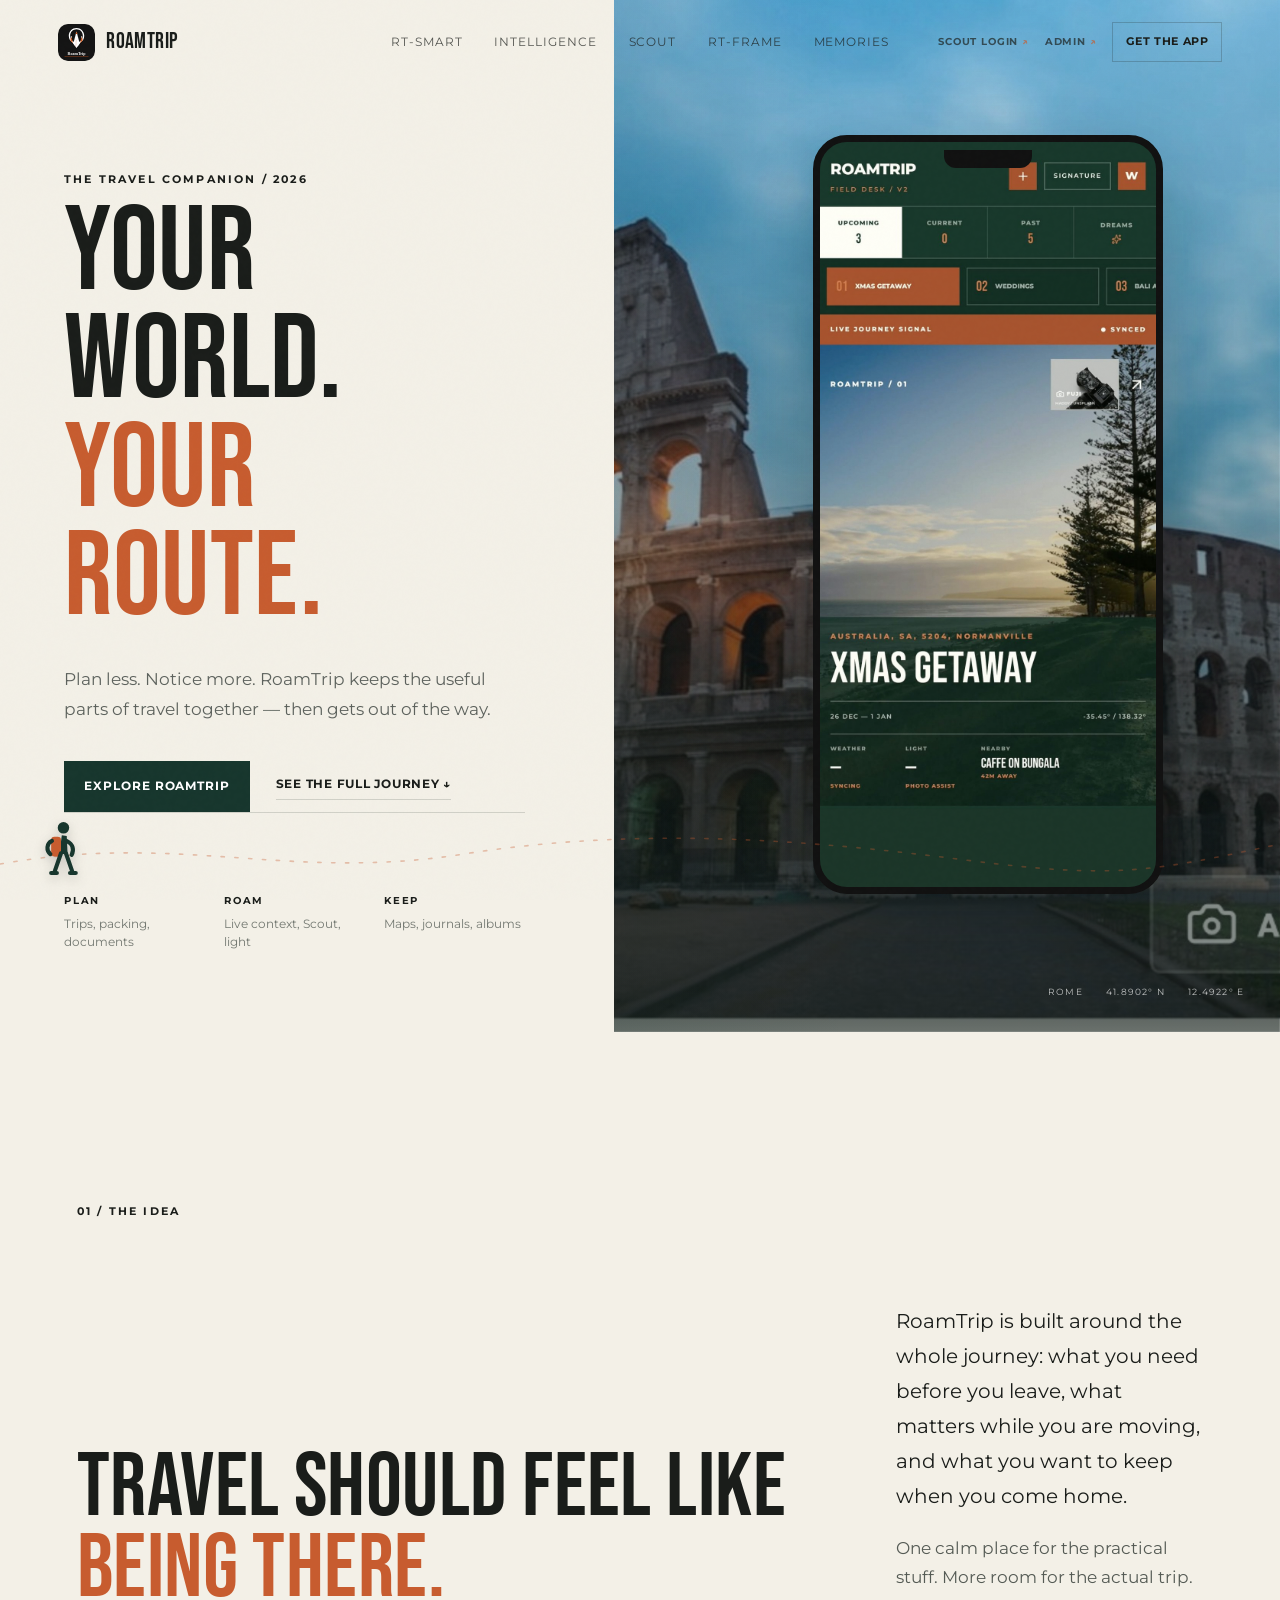
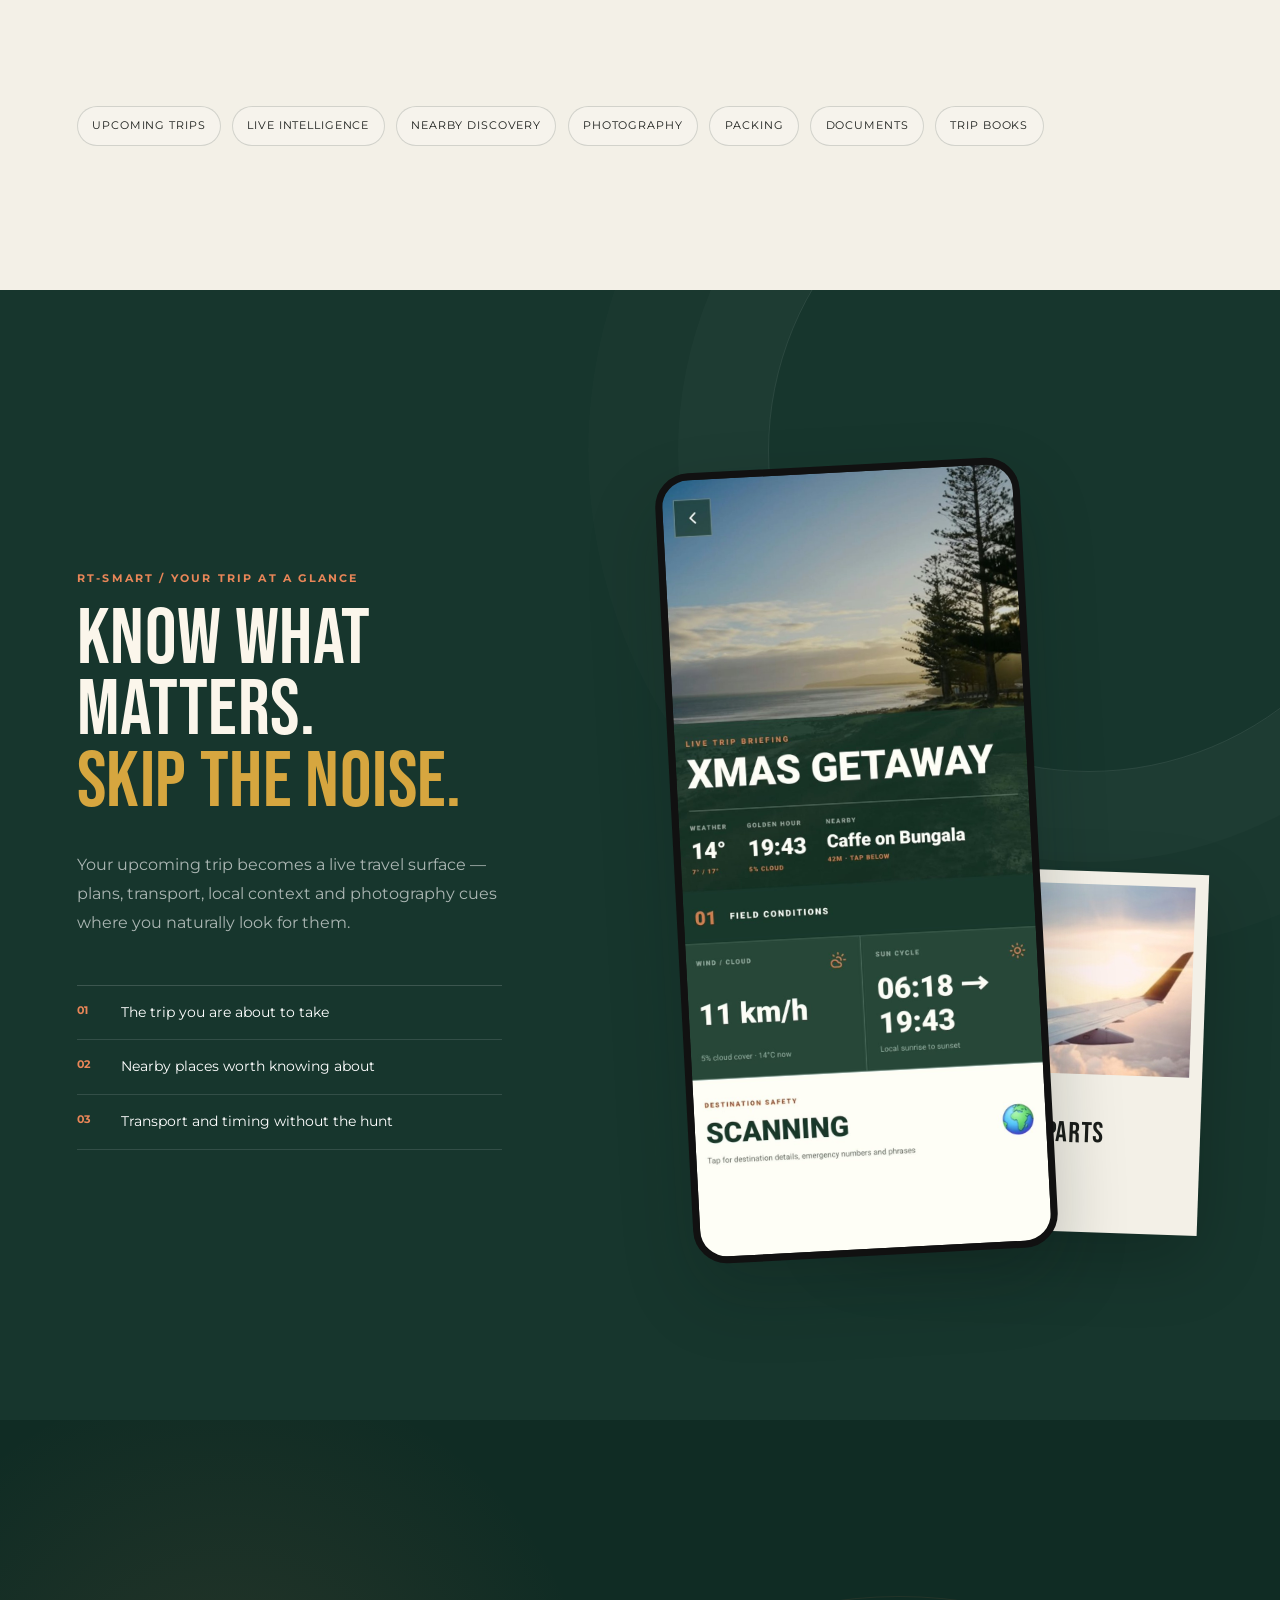
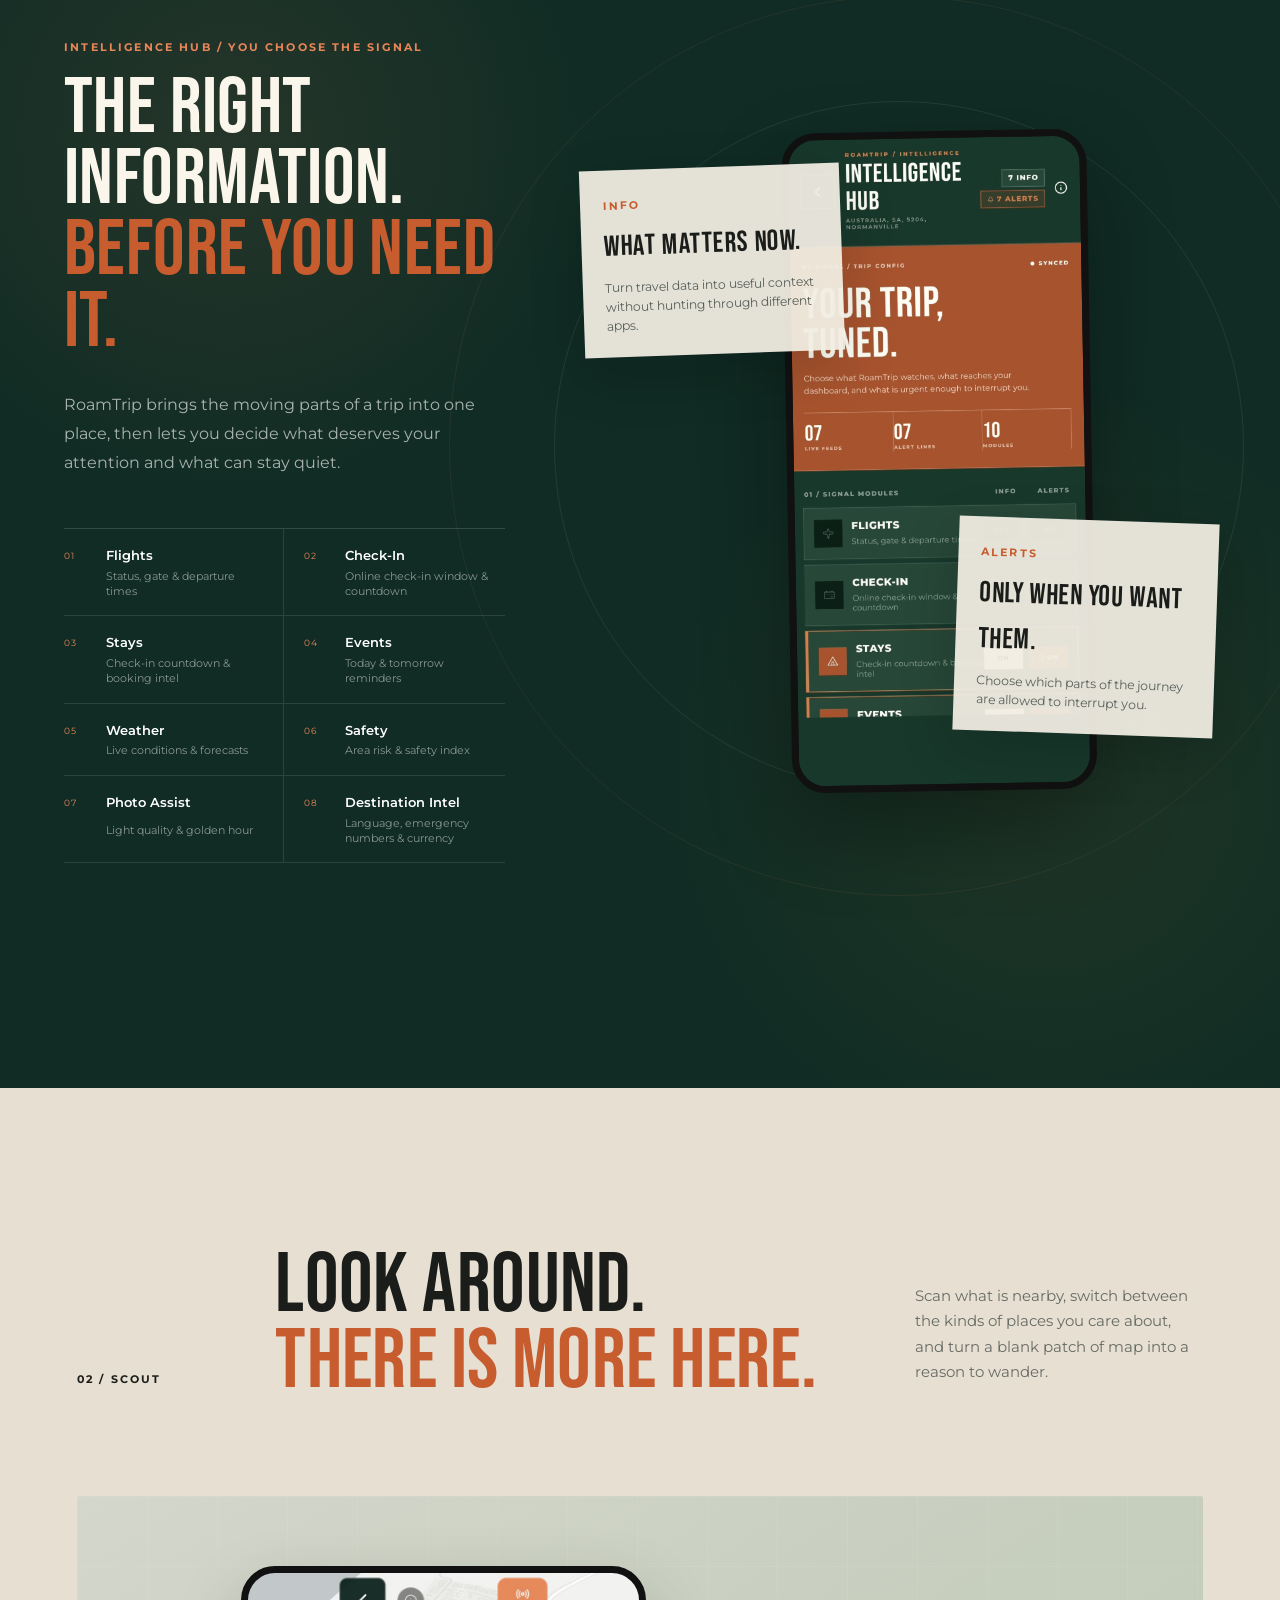
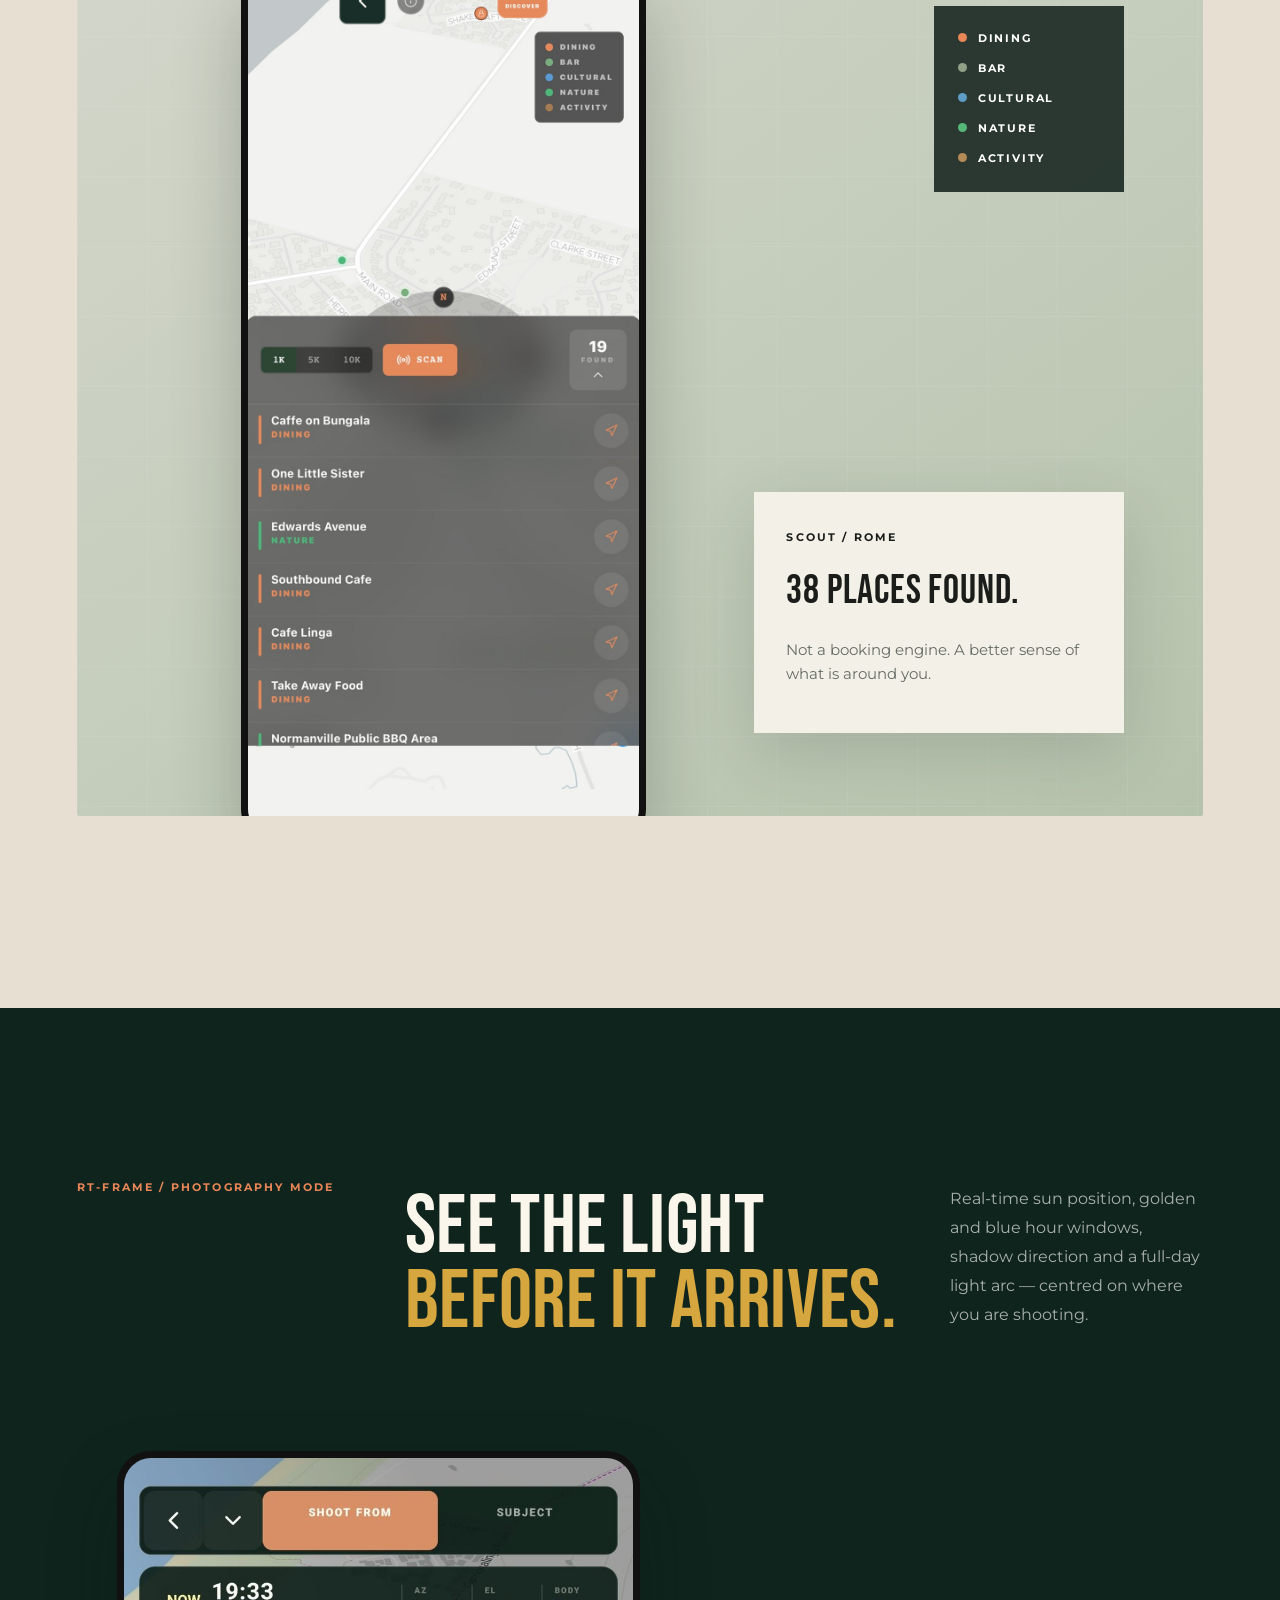
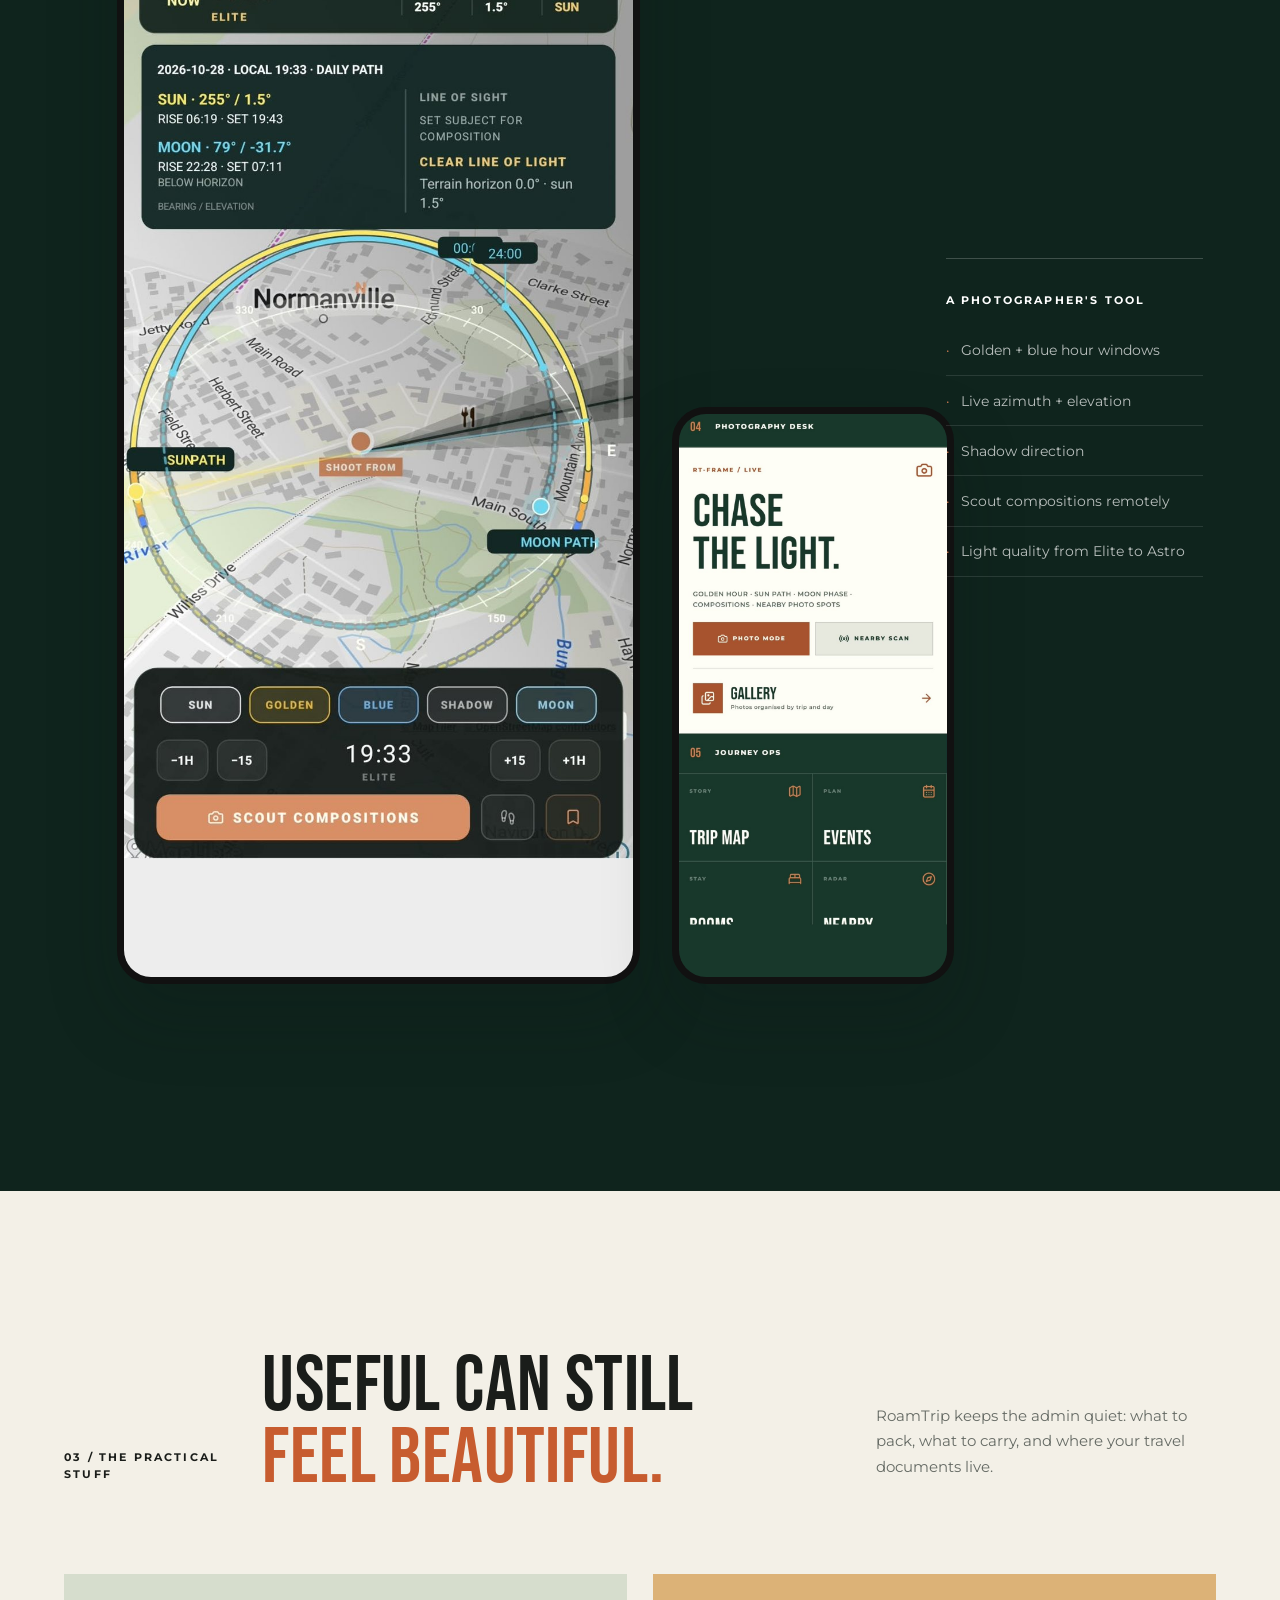
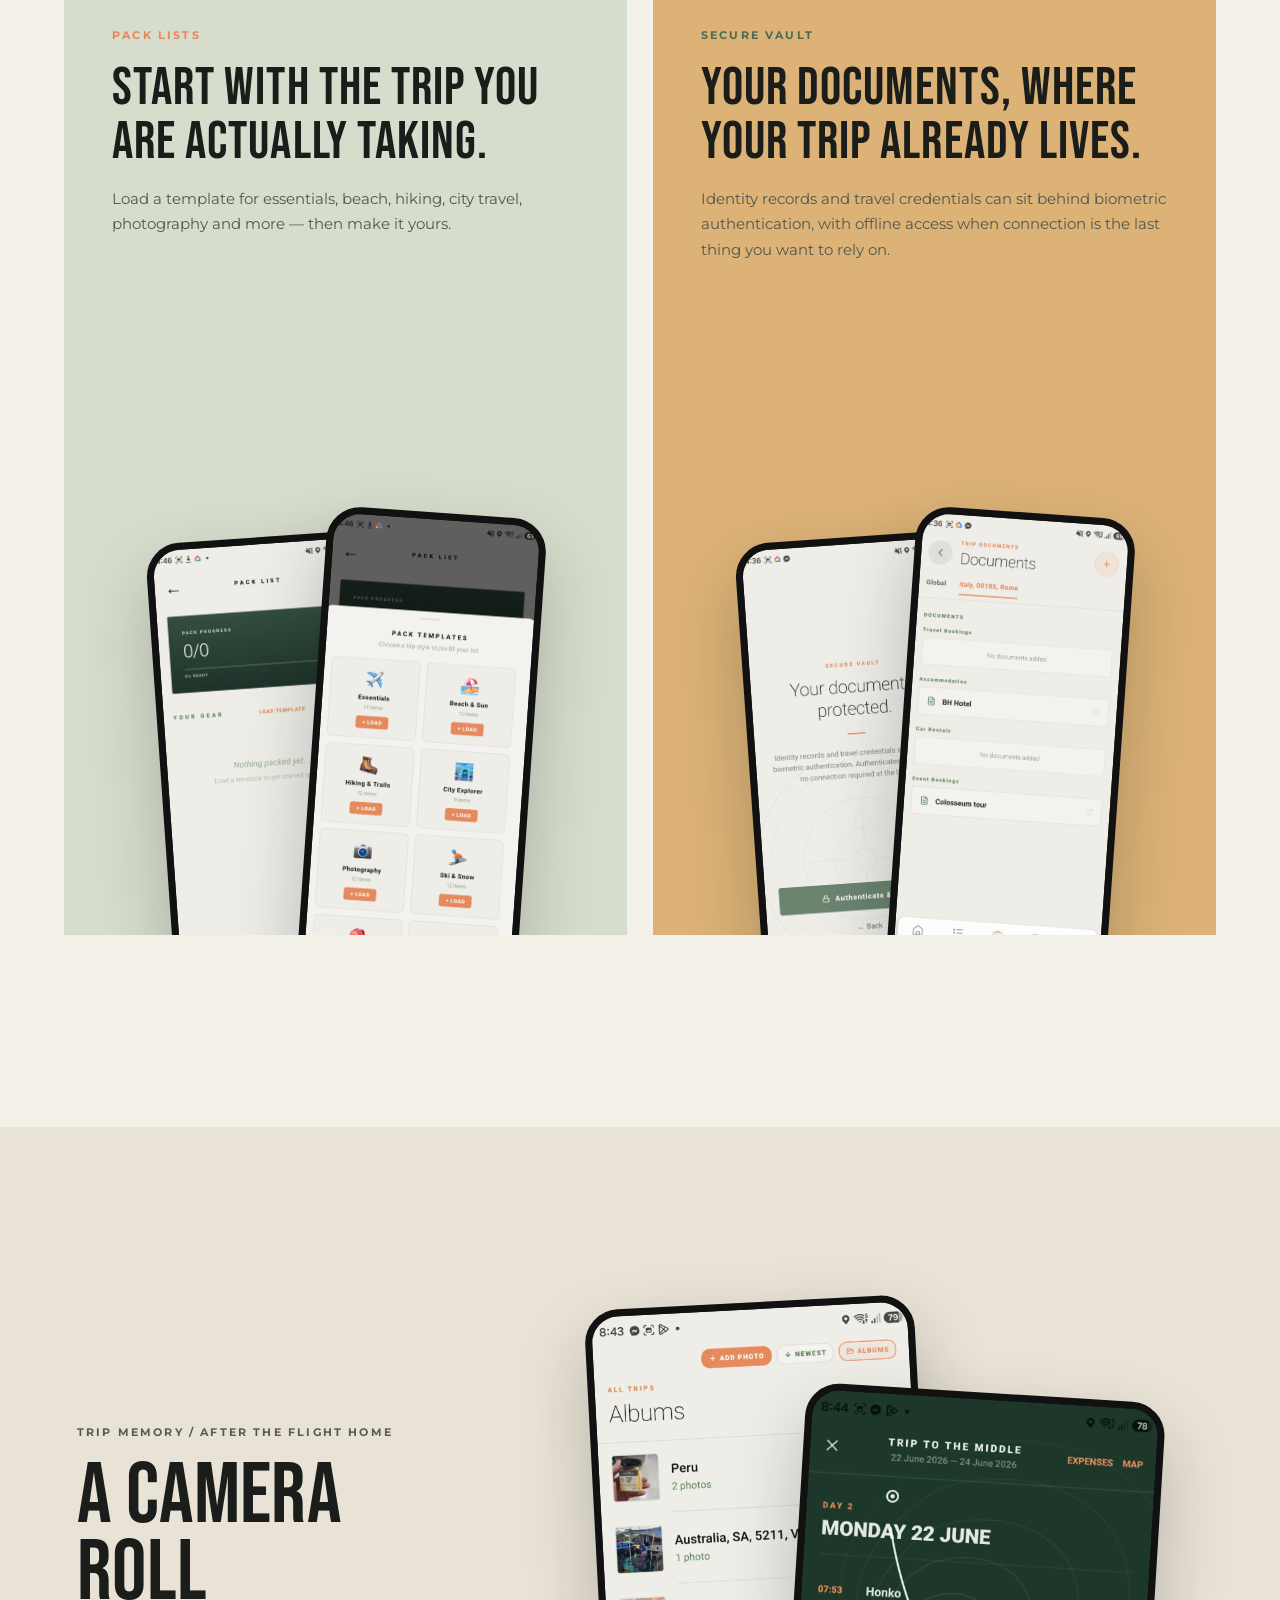
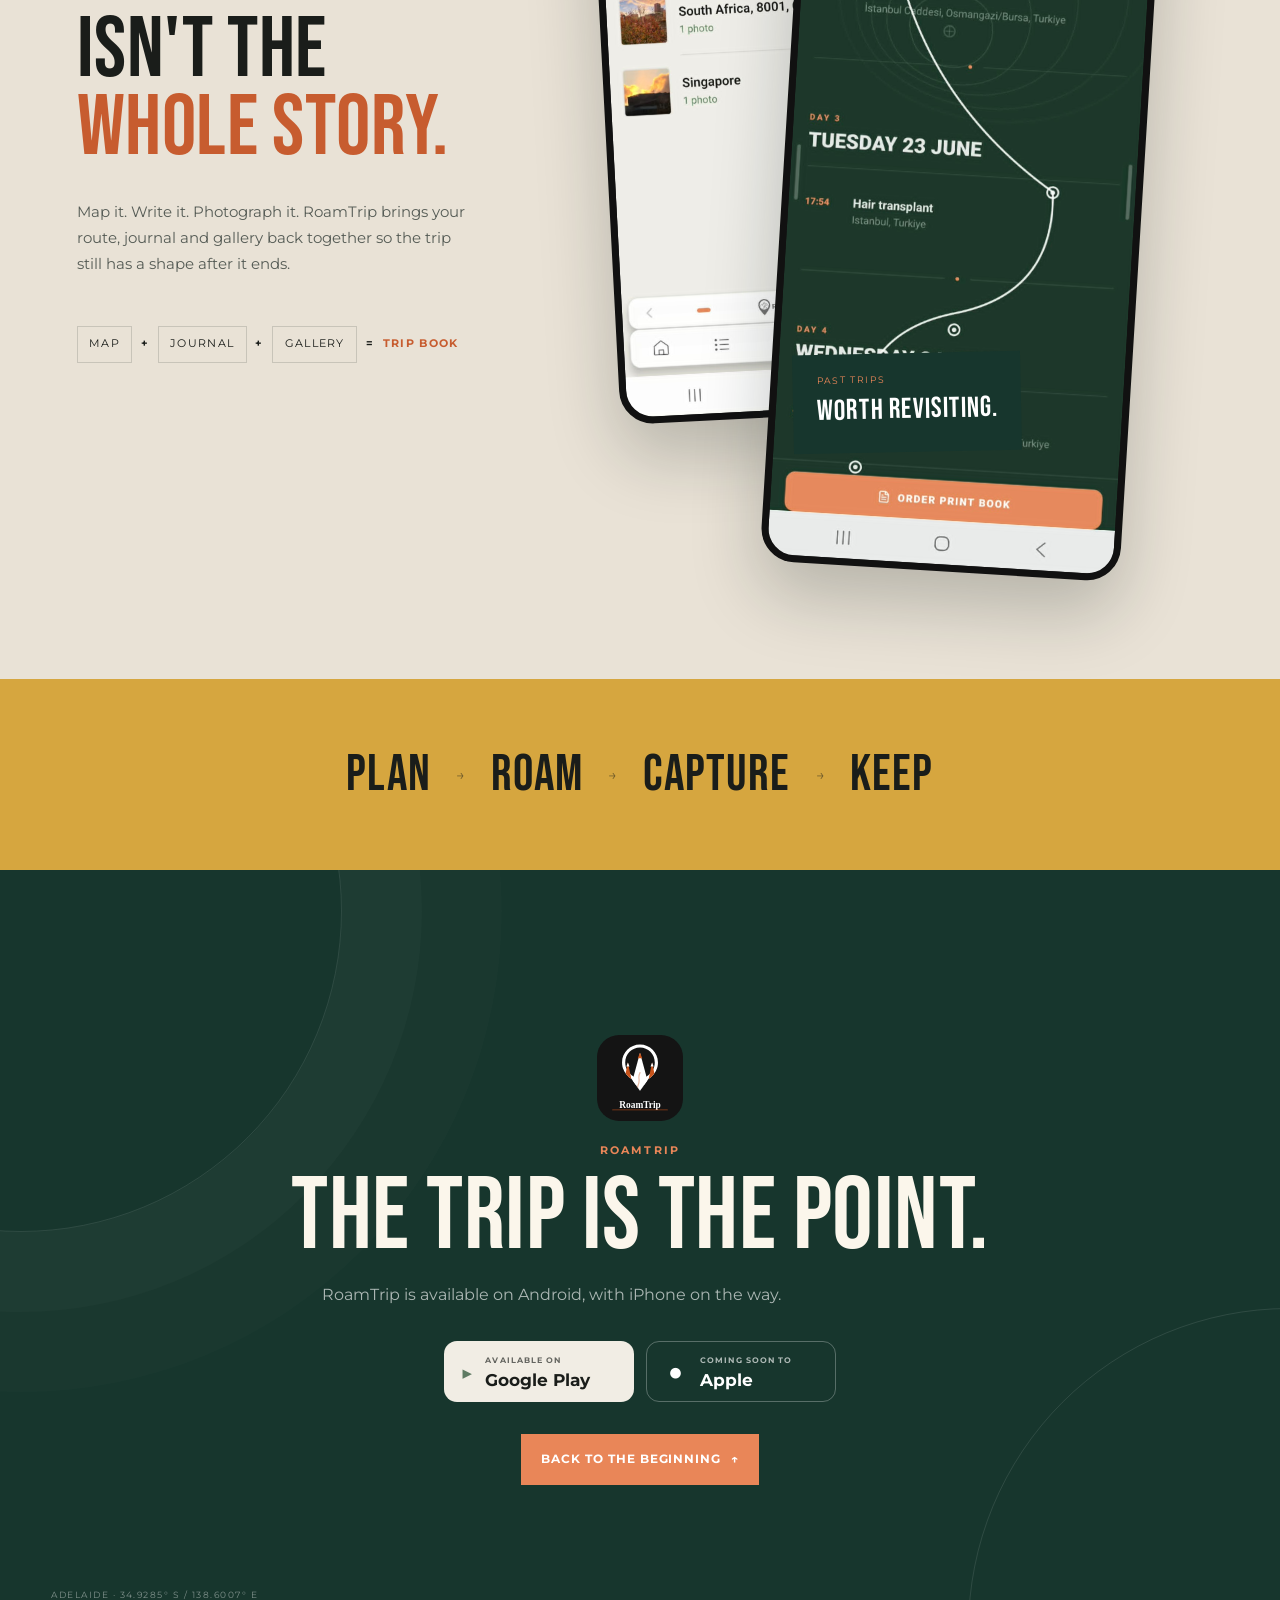
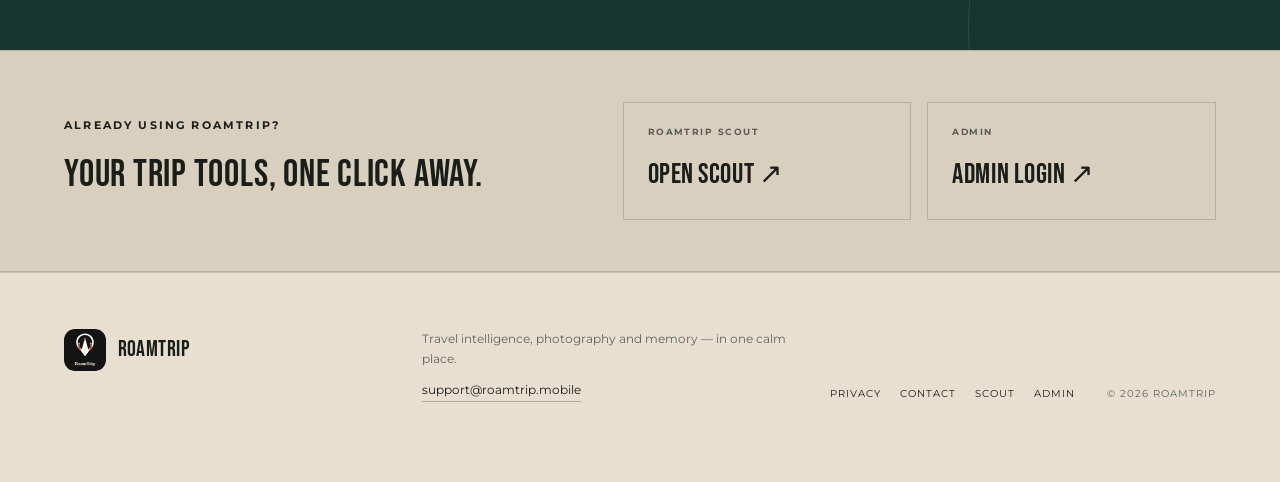
<file: index.html>
<!doctype html>
<html lang="en">
<head>
  <meta charset="utf-8">
  <meta name="viewport" content="width=device-width, initial-scale=1">
  <meta name="theme-color" content="#17362d">
  <title>RoamTrip — Your world. Your route.</title>
  <meta name="description" content="RoamTrip brings trip planning, live travel intelligence, photography guidance, documents and memories into one calm travel companion.">
  <link rel="preconnect" href="https://fonts.googleapis.com">
  <link rel="preconnect" href="https://fonts.gstatic.com" crossorigin>
  <link href="https://fonts.googleapis.com/css2?family=Bebas+Neue&family=Montserrat:ital,wght@0,400;0,500;0,600;0,700;0,800;1,500&display=swap" rel="stylesheet">
  <link rel="stylesheet" href="styles.css">
</head>
<body>
  <div class="grain" aria-hidden="true"></div>

  <header class="site-header" id="top">
    <a class="brand" href="#top" aria-label="RoamTrip home">
      <img src="assets/roamtrip-icon-dark.svg" alt="" class="brand-icon">
      <span>RoamTrip</span>
    </a>
    <nav aria-label="Primary">
      <a href="#smart">RT-Smart</a>
      <a href="#intelligence">Intelligence</a>
      <a href="#scout">Scout</a>
      <a href="#frame">RT-Frame</a>
      <a href="#memory">Memories</a>
    </nav>
    <div class="header-tools" aria-label="RoamTrip portals">
      <a class="portal-link" href="https://scout.roamtrip.mobile" target="_blank" rel="noopener noreferrer">Scout login <span>↗</span></a>
      <a class="portal-link" href="https://admin.roamtrip.mobile" target="_blank" rel="noopener noreferrer">Admin <span>↗</span></a>
      <a class="header-cta" href="#launch">Get the app</a>
    </div>
  </header>

  <main>
    <section class="hero">
      <div class="hero-copy reveal">
        <p class="kicker">THE TRAVEL COMPANION / 2026</p>
        <h1>Your world.<br><em>Your route.</em></h1>
        <p class="hero-deck">Plan less. Notice more. RoamTrip keeps the useful parts of travel together — then gets out of the way.</p>
        <div class="hero-actions">
          <a class="button button-dark" href="#smart">Explore RoamTrip</a>
          <a class="text-link" href="#story">See the full journey <span>↓</span></a>
        </div>
        <div class="hero-meta">
          <div><strong>PLAN</strong><span>Trips, packing, documents</span></div>
          <div><strong>ROAM</strong><span>Live context, Scout, light</span></div>
          <div><strong>KEEP</strong><span>Maps, journals, albums</span></div>
        </div>
      </div>

      <div class="hero-visual">
        <div class="hero-image" role="img" aria-label="The Colosseum at blue hour"></div>
        <div class="hero-image-caption">
          <span>ROME</span><span>41.8902° N</span><span>12.4922° E</span>
        </div>
        <figure class="phone hero-phone reveal" aria-label="RoamTrip upcoming trip screen">
          <img src="assets/upcoming.jpg" alt="RoamTrip field desk showing upcoming trips and the live journey signal">
        </figure>
      </div>
    </section>

    <section class="statement" id="story">
      <p class="section-no">01 / THE IDEA</p>
      <div class="statement-grid">
        <h2 class="display reveal">Travel should feel like<br><em>being there.</em></h2>
        <div class="statement-copy reveal">
          <p>RoamTrip is built around the whole journey: what you need before you leave, what matters while you are moving, and what you want to keep when you come home.</p>
          <p>One calm place for the practical stuff. More room for the actual trip.</p>
        </div>
      </div>
      <div class="pill-row reveal" aria-label="RoamTrip feature categories">
        <span>Upcoming trips</span><span>Live intelligence</span><span>Nearby discovery</span><span>Photography</span><span>Packing</span><span>Documents</span><span>Trip books</span>
      </div>
    </section>

    <section class="smart-section" id="smart">
      <div class="smart-copy reveal">
        <p class="kicker orange">RT-SMART / YOUR TRIP AT A GLANCE</p>
        <h2 class="display pale">Know what matters.<br><em>Skip the noise.</em></h2>
        <p class="muted-light">Your upcoming trip becomes a live travel surface — plans, transport, local context and photography cues where you naturally look for them.</p>
        <div class="feature-points">
          <span><b>01</b> The trip you are about to take</span>
          <span><b>02</b> Nearby places worth knowing about</span>
          <span><b>03</b> Transport and timing without the hunt</span>
        </div>
      </div>
      <div class="smart-stage reveal">
        <figure class="phone phone-tall">
          <img src="assets/briefing.jpg" alt="RoamTrip live trip briefing with weather, golden hour and a nearby café">
        </figure>
        <div class="plane-card">
          <img src="assets/plane.jpg" alt="Aircraft wing above clouds">
          <div><span>TRANSPORT</span><strong>Keep the moving parts together.</strong></div>
        </div>
      </div>
    </section>

    <section class="intelligence-section" id="intelligence">
      <div class="intelligence-copy reveal">
        <p class="kicker orange">INTELLIGENCE HUB / YOU CHOOSE THE SIGNAL</p>
        <h2 class="display pale">The right information.<br><em>Before you need it.</em></h2>
        <p class="muted-light intelligence-deck">RoamTrip brings the moving parts of a trip into one place, then lets you decide what deserves your attention and what can stay quiet.</p>

        <div class="intel-modules" aria-label="RoamTrip Intelligence modules">
          <div><span>01</span><strong>Flights</strong><small>Status, gate &amp; departure times</small></div>
          <div><span>02</span><strong>Check-In</strong><small>Online check-in window &amp; countdown</small></div>
          <div><span>03</span><strong>Stays</strong><small>Check-in countdown &amp; booking intel</small></div>
          <div><span>04</span><strong>Events</strong><small>Today &amp; tomorrow reminders</small></div>
          <div><span>05</span><strong>Weather</strong><small>Live conditions &amp; forecasts</small></div>
          <div><span>06</span><strong>Safety</strong><small>Area risk &amp; safety index</small></div>
          <div><span>07</span><strong>Photo Assist</strong><small>Light quality &amp; golden hour</small></div>
          <div><span>08</span><strong>Destination Intel</strong><small>Language, emergency numbers &amp; currency</small></div>
        </div>
      </div>

      <div class="intelligence-stage reveal">
        <div class="intel-orbit intel-orbit-one" aria-hidden="true"></div>
        <div class="intel-orbit intel-orbit-two" aria-hidden="true"></div>
        <figure class="phone intelligence-phone">
          <img src="assets/intelligence.jpg" alt="RoamTrip Intelligence Hub showing modules for flights, check-in, stays, events, weather, safety, photo assist, valley mode and destination intelligence">
        </figure>
        <div class="intel-callout intel-callout-left">
          <span class="micro">INFO</span>
          <strong>What matters now.</strong>
          <p>Turn travel data into useful context without hunting through different apps.</p>
        </div>
        <div class="intel-callout intel-callout-right">
          <span class="micro">ALERTS</span>
          <strong>Only when you want them.</strong>
          <p>Choose which parts of the journey are allowed to interrupt you.</p>
        </div>
      </div>
    </section>

    <section class="scout-section" id="scout">
      <div class="scout-head reveal">
        <p class="section-no">02 / SCOUT</p>
        <h2 class="display">Look around.<br><em>There is more here.</em></h2>
        <p>Scan what is nearby, switch between the kinds of places you care about, and turn a blank patch of map into a reason to wander.</p>
      </div>
      <div class="scout-stage">
        <figure class="phone scout-phone reveal">
          <img src="assets/scout.jpg" alt="RoamTrip Nearby Scan listing cafés and nature spots within 1 km">
        </figure>
        <div class="scout-labels reveal" aria-label="Scout categories">
          <span class="dot orange-dot">DINING</span>
          <span class="dot sage-dot">BAR</span>
          <span class="dot blue-dot">CULTURAL</span>
          <span class="dot green-dot">NATURE</span>
          <span class="dot ochre-dot">ACTIVITY</span>
        </div>
        <div class="scout-note reveal">
          <span class="micro">SCOUT / ROME</span>
          <strong>38 places found.</strong>
          <p>Not a booking engine. A better sense of what is around you.</p>
        </div>
      </div>
    </section>

    <section class="frame-section" id="frame">
      <div class="frame-title reveal">
        <p class="kicker orange">RT-FRAME / PHOTOGRAPHY MODE</p>
        <h2 class="display pale">See the light<br><em>before it arrives.</em></h2>
        <p class="muted-light">Real-time sun position, golden and blue hour windows, shadow direction and a full-day light arc — centred on where you are shooting.</p>
      </div>
      <div class="frame-grid">
        <figure class="phone frame-main reveal">
          <img src="assets/frame-rome.jpg" alt="RT-Frame photo mode showing sun and moon paths, golden and blue hour and line of sight">
        </figure>
        <figure class="phone frame-night reveal">
          <img src="assets/frame-night.jpg" alt="RoamTrip Photography Desk with Photo Mode and Nearby Scan">
        </figure>
        <div class="frame-facts reveal">
          <p class="micro">A PHOTOGRAPHER'S TOOL</p>
          <ul>
            <li>Golden + blue hour windows</li>
            <li>Live azimuth + elevation</li>
            <li>Shadow direction</li>
            <li>Scout compositions remotely</li>
            <li>Light quality from Elite to Astro</li>
          </ul>
        </div>
      </div>
    </section>

    <section class="practical-section">
      <div class="practical-intro reveal">
        <p class="section-no">03 / THE PRACTICAL STUFF</p>
        <h2 class="display">Useful can still<br><em>feel beautiful.</em></h2>
        <p>RoamTrip keeps the admin quiet: what to pack, what to carry, and where your travel documents live.</p>
      </div>

      <div class="practical-grid">
        <article class="feature-card pack-card reveal">
          <div class="card-copy">
            <span class="micro orange">PACK LISTS</span>
            <h3>Start with the trip you are actually taking.</h3>
            <p>Load a template for essentials, beach, hiking, city travel, photography and more — then make it yours.</p>
          </div>
          <div class="duo-phones">
            <figure class="phone mini-phone"><img src="assets/pack-list.jpg" alt="RoamTrip pack list"></figure>
            <figure class="phone mini-phone"><img src="assets/pack-templates.jpg" alt="RoamTrip pack list templates"></figure>
          </div>
        </article>

        <article class="feature-card vault-card reveal">
          <div class="card-copy">
            <span class="micro sage-text">SECURE VAULT</span>
            <h3>Your documents, where your trip already lives.</h3>
            <p>Identity records and travel credentials can sit behind biometric authentication, with offline access when connection is the last thing you want to rely on.</p>
          </div>
          <div class="duo-phones">
            <figure class="phone mini-phone"><img src="assets/vault-entry.jpg" alt="RoamTrip Secure Vault authentication screen"></figure>
            <figure class="phone mini-phone"><img src="assets/documents.jpg" alt="RoamTrip trip documents organised by travel bookings, accommodation and events"></figure>
          </div>
        </article>
      </div>
    </section>

    <section class="memory-section" id="memory">
      <div class="memory-copy reveal">
        <p class="kicker">TRIP MEMORY / AFTER THE FLIGHT HOME</p>
        <h2 class="display">A camera roll<br>isn't the <em>whole story.</em></h2>
        <p>Map it. Write it. Photograph it. RoamTrip brings your route, journal and gallery back together so the trip still has a shape after it ends.</p>
        <div class="memory-equation">
          <span>MAP</span><b>+</b><span>JOURNAL</span><b>+</b><span>GALLERY</span><b>=</b><strong>TRIP BOOK</strong>
        </div>
      </div>
      <div class="memory-stage reveal">
        <figure class="phone memory-albums"><img src="assets/albums.jpg" alt="RoamTrip Albums screen with trip photo collections"></figure>
        <figure class="phone memory-book"><img src="assets/trip-book.jpg" alt="RoamTrip past trip timeline with order print book option"></figure>
        <div class="print-note"><span>PAST TRIPS</span><strong>Worth revisiting.</strong></div>
      </div>
    </section>

    <section class="journey-strip">
      <div class="journey-word">PLAN</div><span>→</span><div class="journey-word">ROAM</div><span>→</span><div class="journey-word">CAPTURE</div><span>→</span><div class="journey-word">KEEP</div>
    </section>

    <section class="launch" id="launch">
      <div class="launch-inner reveal">
        <img src="assets/roamtrip-icon-dark.svg" class="launch-icon" alt="RoamTrip">
        <p class="kicker orange">ROAMTRIP</p>
        <h2 class="display pale">The trip is the point.</h2>
        <p class="muted-light">RoamTrip is available on Android, with iPhone on the way.</p>
        <div class="store-badges" aria-label="RoamTrip app availability">
          <div class="store-badge store-live">
            <span class="store-icon" aria-hidden="true">▶</span>
            <span><small>AVAILABLE ON</small><strong>Google Play</strong></span>
          </div>
          <div class="store-badge store-soon">
            <span class="apple-mark" aria-hidden="true">●</span>
            <span><small>COMING SOON TO</small><strong>Apple</strong></span>
          </div>
        </div>
        <a class="button button-orange launch-back" href="#top">Back to the beginning <span>↑</span></a>
      </div>
      <p class="launch-coords">ADELAIDE · 34.9285° S / 138.6007° E</p>
    </section>
  </main>

  <section class="portal-strip" aria-label="RoamTrip portal access">
    <div class="portal-strip-copy">
      <span class="micro">ALREADY USING ROAMTRIP?</span>
      <strong>Your trip tools, one click away.</strong>
    </div>
    <div class="portal-strip-links">
      <a href="https://scout.roamtrip.mobile" target="_blank" rel="noopener noreferrer">
        <span>ROAMTRIP SCOUT</span><b>Open Scout ↗</b>
      </a>
      <a href="https://admin.roamtrip.mobile" target="_blank" rel="noopener noreferrer">
        <span>ADMIN</span><b>Admin login ↗</b>
      </a>
    </div>
  </section>

  <footer>
    <a class="brand footer-brand" href="#top"><img src="assets/roamtrip-icon-dark.svg" alt=""><span>RoamTrip</span></a>
    <div class="footer-copy">
      <p>Travel intelligence, photography and memory — in one calm place.</p>
      <a class="footer-email" href="mailto:support@roamtrip.mobile">support@roamtrip.mobile</a>
    </div>
    <div class="footer-links" aria-label="Footer links">
      <a href="privacy.html">Privacy</a>
      <a href="mailto:support@roamtrip.mobile">Contact</a>
      <a href="https://scout.roamtrip.mobile" target="_blank" rel="noopener noreferrer">Scout</a>
      <a href="https://admin.roamtrip.mobile" target="_blank" rel="noopener noreferrer">Admin</a>
    </div>
    <span class="footer-copyright">© 2026 ROAMTRIP</span>
  </footer>

  <!-- The little traveller: scroll progress becomes his route through the page. -->
  <div class="walk-track" aria-hidden="true">
    <svg viewBox="0 0 1200 56" preserveAspectRatio="none">
      <path d="M0 38 C170 6, 270 56, 435 28 S760 14, 905 34 S1080 45, 1200 18"/>
    </svg>
  </div>
  <div class="walker" aria-hidden="true">
    <svg viewBox="0 0 56 78" role="presentation">
      <g class="walker-bob">
        <circle cx="31" cy="12" r="7" class="walker-fill"/>
        <path d="M29 21 L26 44 L36 44 L35 22 Z" class="walker-fill"/>
        <rect x="16" y="23" width="12" height="24" rx="4" class="backpack"/>
        <path d="M17 28 C10 31 10 40 15 44" class="limb arm-back"/>
        <path d="M35 28 C43 32 44 39 41 45" class="limb arm-front"/>
        <path d="M28 43 L20 66" class="limb leg-a"/>
        <path d="M34 43 L42 66" class="limb leg-b"/>
        <path d="M16 67 L23 67 M39 67 L46 67" class="boot"/>
      </g>
    </svg>
  </div>

  <script src="script.js"></script>
</body>
</html>
</file>
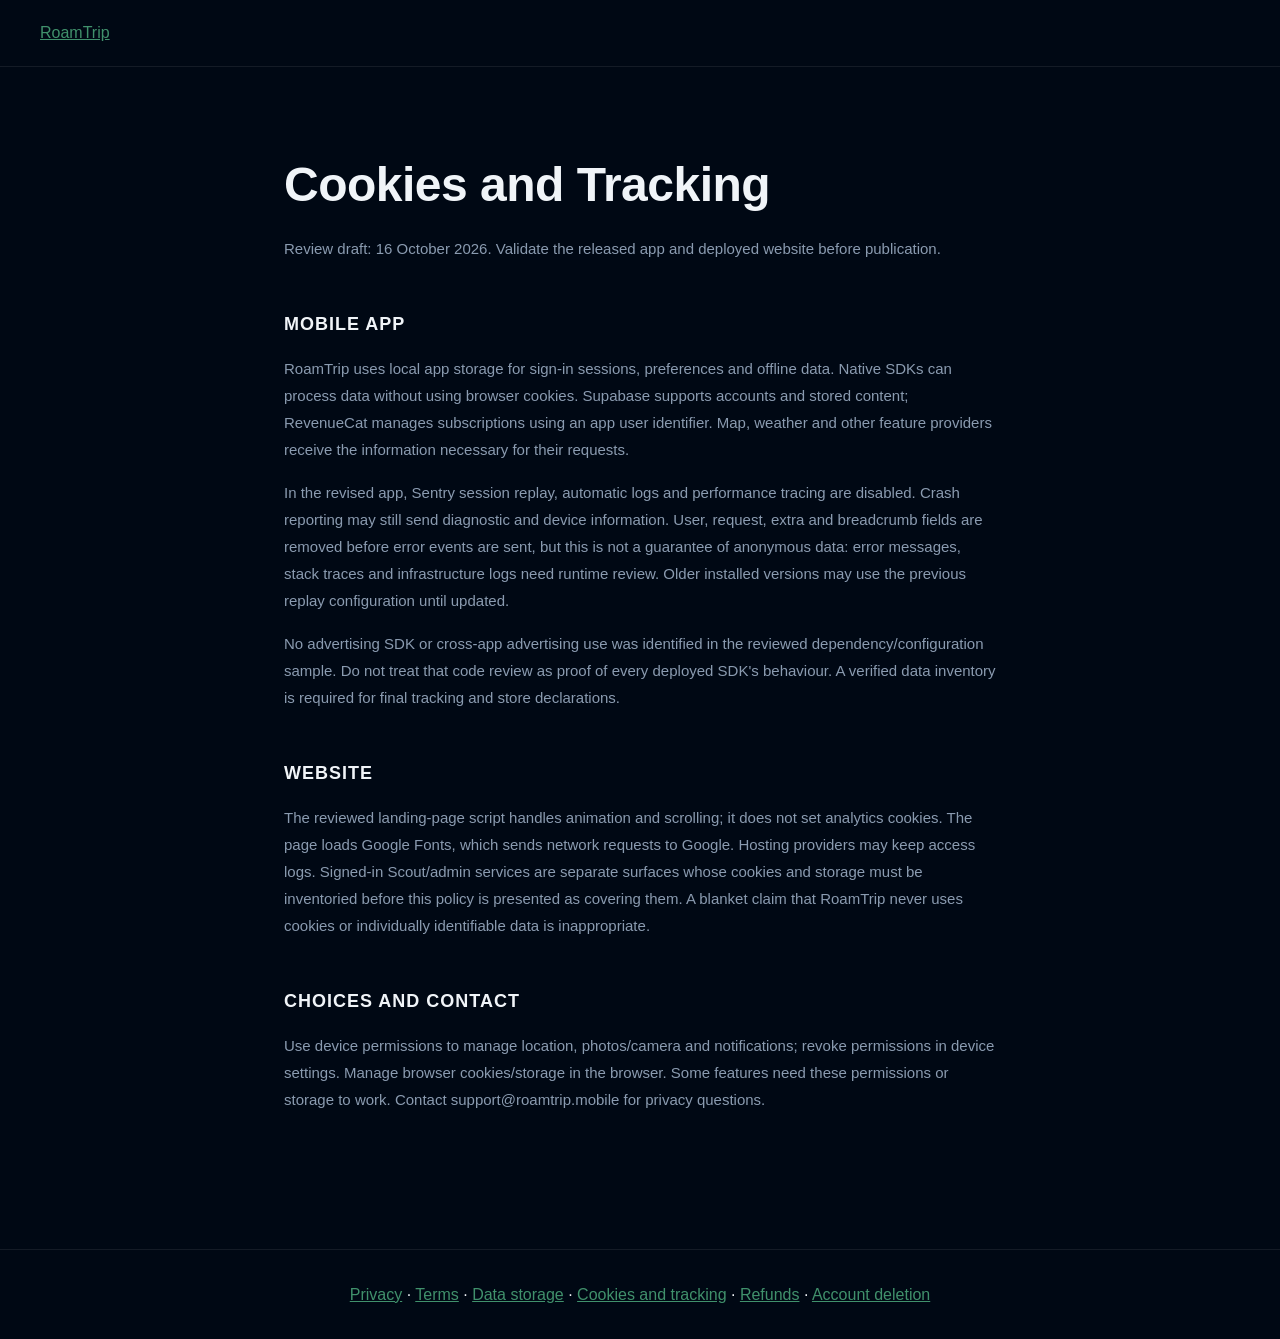
<file: cookies.html>
<!doctype html>
<html lang="en"><head><meta charset="utf-8"><meta name="viewport" content="width=device-width, initial-scale=1"><meta name="robots" content="noindex"><title>Cookies and Tracking — RoamTrip</title><style>
    *, *::before, *::after { box-sizing: border-box; margin: 0; padding: 0; }

    :root {
      --bg: #000814;
      --surface: #0d1b2a;
      --green: #2D6A4F;
      --green-light: #40916C;
      --orange: #E07B39;
      --text: #F0F4F8;
      --muted: #8A9BB0;
      --border: rgba(255,255,255,0.08);
    }

    body {
      font-family: 'Inter', -apple-system, BlinkMacSystemFont, sans-serif;
      background: var(--bg);
      color: var(--text);
      line-height: 1.6;
      -webkit-font-smoothing: antialiased;
    }

    nav {
      display: flex;
      align-items: center;
      justify-content: space-between;
      padding: 20px 40px;
      border-bottom: 1px solid var(--border);
    }

    .nav-logo {
      font-size: 18px;
      font-weight: 900;
      letter-spacing: 3px;
      color: var(--text);
      text-decoration: none;
      text-transform: uppercase;
    }

    .nav-logo span { color: var(--orange); }

    .nav-back {
      color: var(--muted);
      text-decoration: none;
      font-size: 13px;
      font-weight: 500;
      letter-spacing: 1px;
      text-transform: uppercase;
      transition: color 0.2s;
    }

    .nav-back:hover { color: var(--text); }

    .container {
      max-width: 760px;
      margin: 0 auto;
      padding: 80px 24px 120px;
    }

    .eyebrow {
      font-size: 11px;
      font-weight: 700;
      letter-spacing: 4px;
      color: var(--orange);
      text-transform: uppercase;
      margin-bottom: 16px;
    }

    h1 {
      font-size: clamp(32px, 5vw, 48px);
      font-weight: 900;
      letter-spacing: -0.5px;
      margin-bottom: 12px;
    }

    .effective-date {
      color: var(--muted);
      font-size: 14px;
      margin-bottom: 60px;
      padding-bottom: 40px;
      border-bottom: 1px solid var(--border);
    }

    h2 {
      font-size: 18px;
      font-weight: 800;
      letter-spacing: 0.5px;
      color: var(--text);
      margin-top: 48px;
      margin-bottom: 16px;
      text-transform: uppercase;
      letter-spacing: 1px;
    }

    p {
      font-size: 15px;
      color: var(--muted);
      line-height: 1.8;
      margin-bottom: 16px;
    }

    ul {
      list-style: none;
      margin-bottom: 16px;
    }

    ul li {
      font-size: 15px;
      color: var(--muted);
      line-height: 1.8;
      padding-left: 20px;
      position: relative;
      margin-bottom: 8px;
    }

    ul li::before {
      content: '—';
      position: absolute;
      left: 0;
      color: var(--green-light);
    }

    a { color: var(--green-light); }
    a:hover { color: var(--text); }

    .highlight-box {
      background: var(--surface);
      border: 1px solid var(--border);
      border-left: 3px solid var(--green-light);
      border-radius: 4px;
      padding: 20px 24px;
      margin: 24px 0;
    }

    .highlight-box p {
      margin: 0;
      font-size: 14px;
    }

    footer {
      border-top: 1px solid var(--border);
      padding: 32px 40px;
      text-align: center;
    }

    footer p {
      font-size: 13px;
      color: var(--muted);
    }
  </style></head><body><nav><a href="/">RoamTrip</a></nav><main class="container"><h1>Cookies and Tracking</h1>
<p>Review draft: 16 October 2026. Validate the released app and deployed website before publication.</p>
<h2>Mobile app</h2>
<p>RoamTrip uses local app storage for sign-in sessions, preferences and offline data. Native SDKs can process data without using browser cookies. Supabase supports accounts and stored content; RevenueCat manages subscriptions using an app user identifier. Map, weather and other feature providers receive the information necessary for their requests.</p>
<p>In the revised app, Sentry session replay, automatic logs and performance tracing are disabled. Crash reporting may still send diagnostic and device information. User, request, extra and breadcrumb fields are removed before error events are sent, but this is not a guarantee of anonymous data: error messages, stack traces and infrastructure logs need runtime review. Older installed versions may use the previous replay configuration until updated.</p>
<p>No advertising SDK or cross-app advertising use was identified in the reviewed dependency/configuration sample. Do not treat that code review as proof of every deployed SDK&#x27;s behaviour. A verified data inventory is required for final tracking and store declarations.</p>
<h2>Website</h2>
<p>The reviewed landing-page script handles animation and scrolling; it does not set analytics cookies. The page loads Google Fonts, which sends network requests to Google. Hosting providers may keep access logs. Signed-in Scout/admin services are separate surfaces whose cookies and storage must be inventoried before this policy is presented as covering them. A blanket claim that RoamTrip never uses cookies or individually identifiable data is inappropriate.</p>
<h2>Choices and contact</h2>
<p>Use device permissions to manage location, photos/camera and notifications; revoke permissions in device settings. Manage browser cookies/storage in the browser. Some features need these permissions or storage to work. Contact support@roamtrip.mobile for privacy questions.</p></main><footer><a href="privacy.html">Privacy</a> · <a href="terms.html">Terms</a> · <a href="data-storage.html">Data storage</a> · <a href="cookies.html">Cookies and tracking</a> · <a href="refunds.html">Refunds</a> · <a href="delete-account.html">Account deletion</a></footer></body></html>
</file>
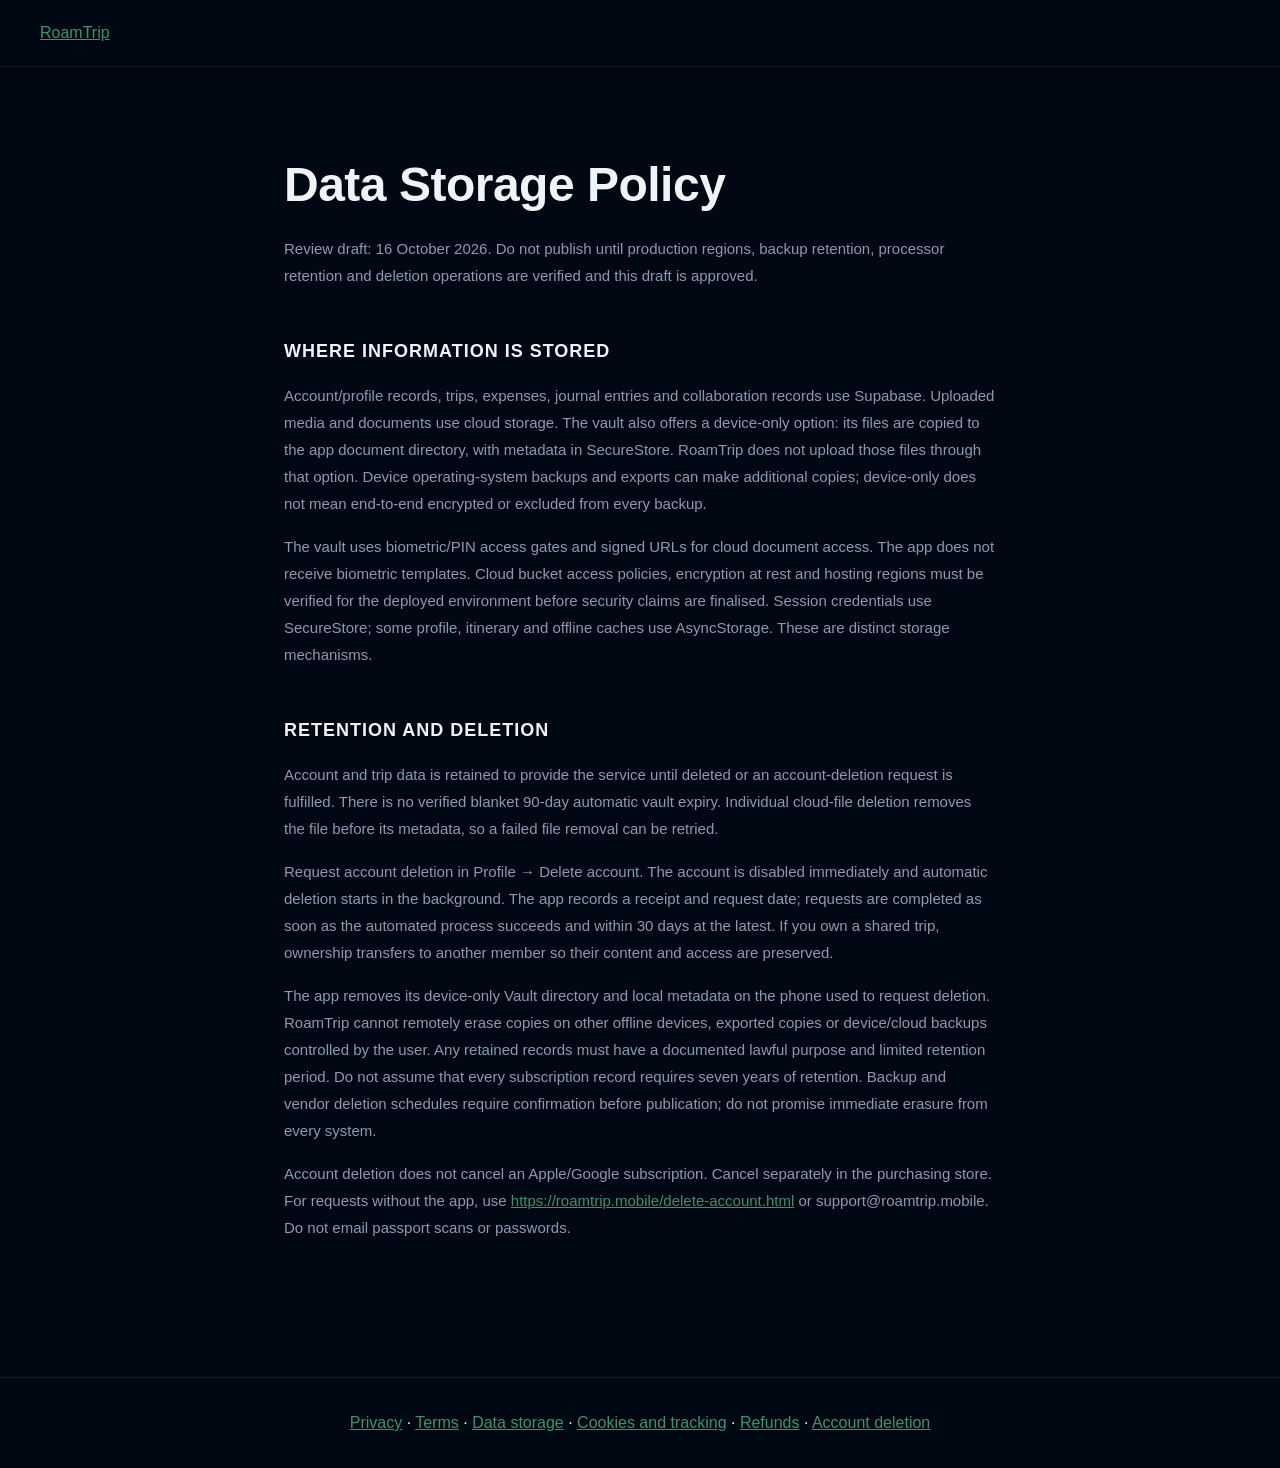
<file: data-storage.html>
<!doctype html>
<html lang="en"><head><meta charset="utf-8"><meta name="viewport" content="width=device-width, initial-scale=1"><meta name="robots" content="noindex"><title>Data Storage Policy — RoamTrip</title><style>
    *, *::before, *::after { box-sizing: border-box; margin: 0; padding: 0; }

    :root {
      --bg: #000814;
      --surface: #0d1b2a;
      --green: #2D6A4F;
      --green-light: #40916C;
      --orange: #E07B39;
      --text: #F0F4F8;
      --muted: #8A9BB0;
      --border: rgba(255,255,255,0.08);
    }

    body {
      font-family: 'Inter', -apple-system, BlinkMacSystemFont, sans-serif;
      background: var(--bg);
      color: var(--text);
      line-height: 1.6;
      -webkit-font-smoothing: antialiased;
    }

    nav {
      display: flex;
      align-items: center;
      justify-content: space-between;
      padding: 20px 40px;
      border-bottom: 1px solid var(--border);
    }

    .nav-logo {
      font-size: 18px;
      font-weight: 900;
      letter-spacing: 3px;
      color: var(--text);
      text-decoration: none;
      text-transform: uppercase;
    }

    .nav-logo span { color: var(--orange); }

    .nav-back {
      color: var(--muted);
      text-decoration: none;
      font-size: 13px;
      font-weight: 500;
      letter-spacing: 1px;
      text-transform: uppercase;
      transition: color 0.2s;
    }

    .nav-back:hover { color: var(--text); }

    .container {
      max-width: 760px;
      margin: 0 auto;
      padding: 80px 24px 120px;
    }

    .eyebrow {
      font-size: 11px;
      font-weight: 700;
      letter-spacing: 4px;
      color: var(--orange);
      text-transform: uppercase;
      margin-bottom: 16px;
    }

    h1 {
      font-size: clamp(32px, 5vw, 48px);
      font-weight: 900;
      letter-spacing: -0.5px;
      margin-bottom: 12px;
    }

    .effective-date {
      color: var(--muted);
      font-size: 14px;
      margin-bottom: 60px;
      padding-bottom: 40px;
      border-bottom: 1px solid var(--border);
    }

    h2 {
      font-size: 18px;
      font-weight: 800;
      letter-spacing: 0.5px;
      color: var(--text);
      margin-top: 48px;
      margin-bottom: 16px;
      text-transform: uppercase;
      letter-spacing: 1px;
    }

    p {
      font-size: 15px;
      color: var(--muted);
      line-height: 1.8;
      margin-bottom: 16px;
    }

    ul {
      list-style: none;
      margin-bottom: 16px;
    }

    ul li {
      font-size: 15px;
      color: var(--muted);
      line-height: 1.8;
      padding-left: 20px;
      position: relative;
      margin-bottom: 8px;
    }

    ul li::before {
      content: '—';
      position: absolute;
      left: 0;
      color: var(--green-light);
    }

    a { color: var(--green-light); }
    a:hover { color: var(--text); }

    .highlight-box {
      background: var(--surface);
      border: 1px solid var(--border);
      border-left: 3px solid var(--green-light);
      border-radius: 4px;
      padding: 20px 24px;
      margin: 24px 0;
    }

    .highlight-box p {
      margin: 0;
      font-size: 14px;
    }

    footer {
      border-top: 1px solid var(--border);
      padding: 32px 40px;
      text-align: center;
    }

    footer p {
      font-size: 13px;
      color: var(--muted);
    }
  </style></head><body><nav><a href="/">RoamTrip</a></nav><main class="container"><h1>Data Storage Policy</h1>
<p>Review draft: 16 October 2026. Do not publish until production regions, backup retention, processor retention and deletion operations are verified and this draft is approved.</p>
<h2>Where information is stored</h2>
<p>Account/profile records, trips, expenses, journal entries and collaboration records use Supabase. Uploaded media and documents use cloud storage. The vault also offers a device-only option: its files are copied to the app document directory, with metadata in SecureStore. RoamTrip does not upload those files through that option. Device operating-system backups and exports can make additional copies; device-only does not mean end-to-end encrypted or excluded from every backup.</p>
<p>The vault uses biometric/PIN access gates and signed URLs for cloud document access. The app does not receive biometric templates. Cloud bucket access policies, encryption at rest and hosting regions must be verified for the deployed environment before security claims are finalised. Session credentials use SecureStore; some profile, itinerary and offline caches use AsyncStorage. These are distinct storage mechanisms.</p>
<h2>Retention and deletion</h2>
<p>Account and trip data is retained to provide the service until deleted or an account-deletion request is fulfilled. There is no verified blanket 90-day automatic vault expiry. Individual cloud-file deletion removes the file before its metadata, so a failed file removal can be retried.</p>
<p>Request account deletion in Profile → Delete account. The account is disabled immediately and automatic deletion starts in the background. The app records a receipt and request date; requests are completed as soon as the automated process succeeds and within 30 days at the latest. If you own a shared trip, ownership transfers to another member so their content and access are preserved.</p>
<p>The app removes its device-only Vault directory and local metadata on the phone used to request deletion. RoamTrip cannot remotely erase copies on other offline devices, exported copies or device/cloud backups controlled by the user. Any retained records must have a documented lawful purpose and limited retention period. Do not assume that every subscription record requires seven years of retention. Backup and vendor deletion schedules require confirmation before publication; do not promise immediate erasure from every system.</p>
<p>Account deletion does not cancel an Apple/Google subscription. Cancel separately in the purchasing store. For requests without the app, use <a href="https://roamtrip.mobile/delete-account.html">https://roamtrip.mobile/delete-account.html</a> or support@roamtrip.mobile. Do not email passport scans or passwords.</p></main><footer><a href="privacy.html">Privacy</a> · <a href="terms.html">Terms</a> · <a href="data-storage.html">Data storage</a> · <a href="cookies.html">Cookies and tracking</a> · <a href="refunds.html">Refunds</a> · <a href="delete-account.html">Account deletion</a></footer></body></html>
</file>
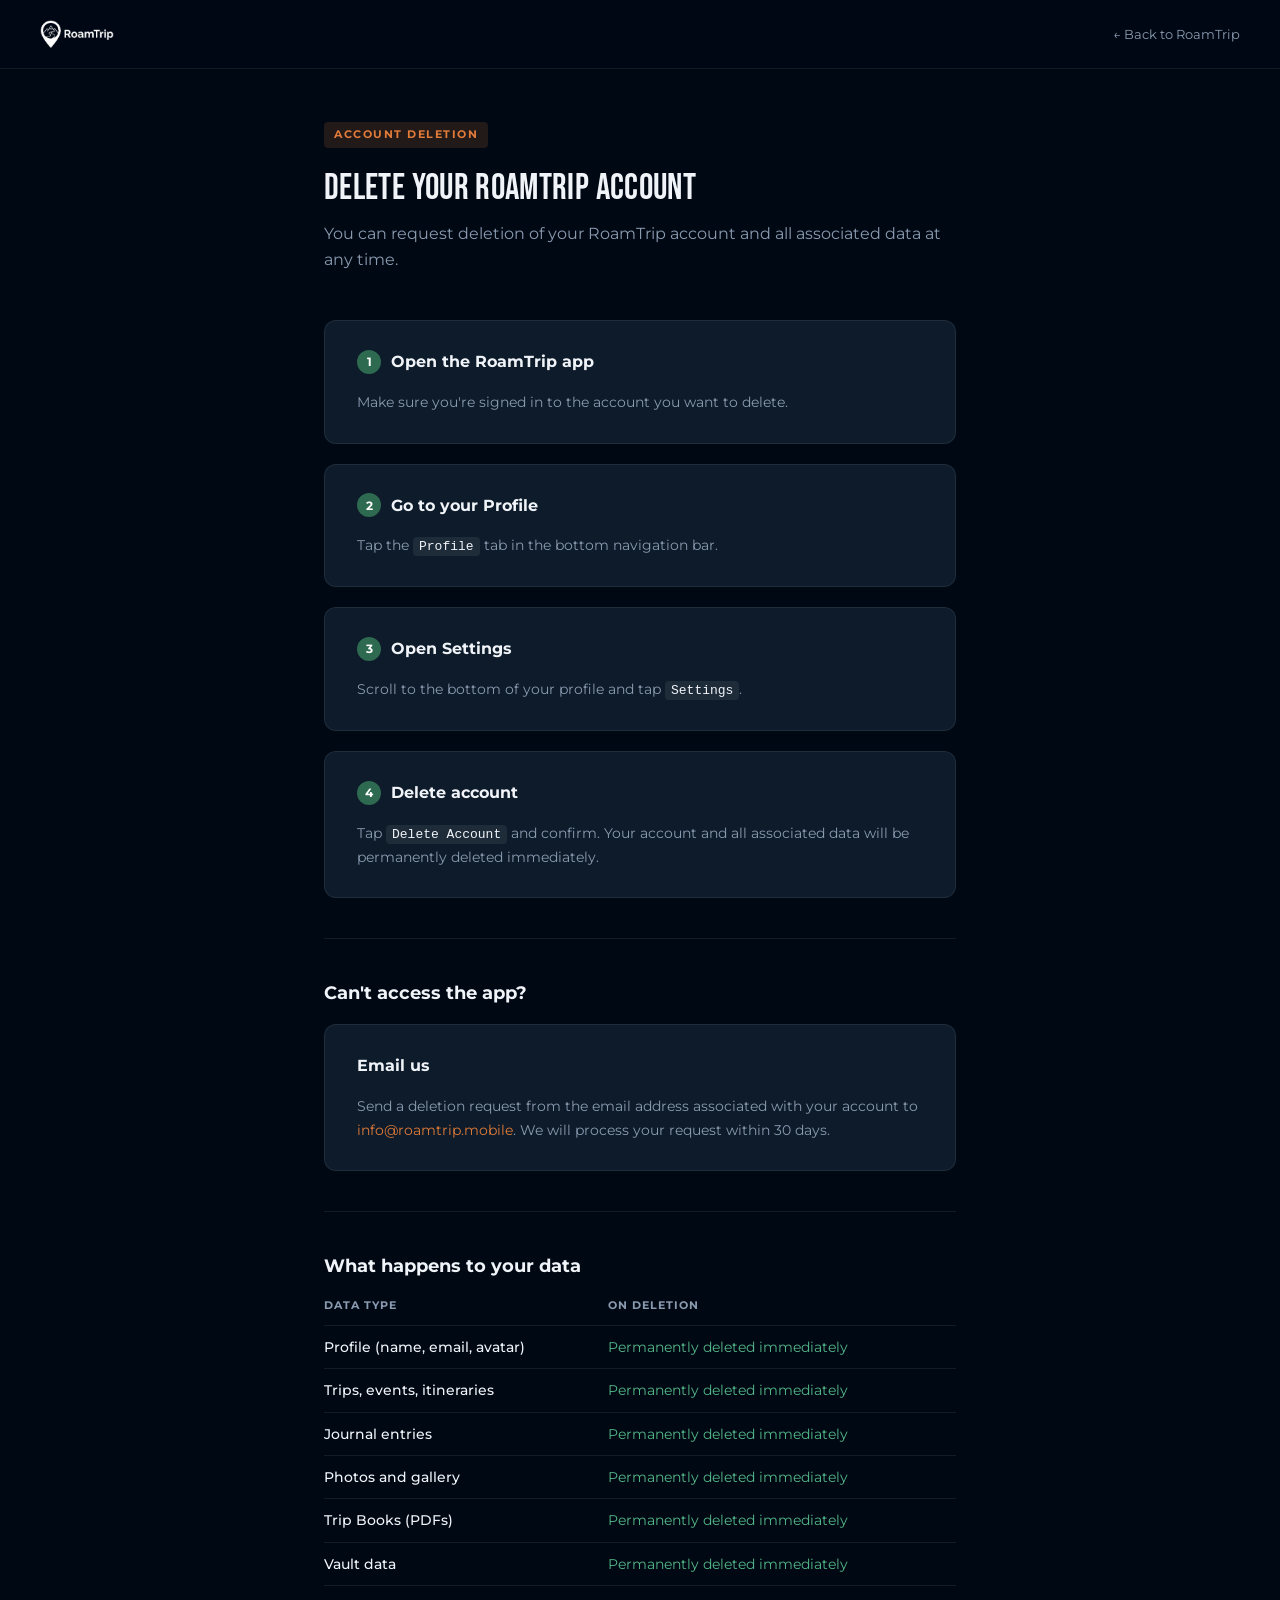
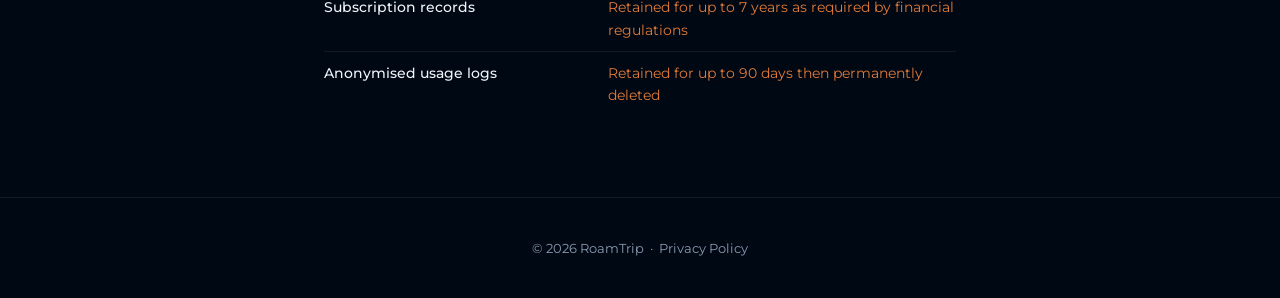
<file: delete-account.html>
<!DOCTYPE html>
<html lang="en">
<head>
  <meta charset="UTF-8" />
  <meta name="viewport" content="width=device-width, initial-scale=1.0" />
  <title>Delete Account — RoamTrip</title>
  <link rel="preconnect" href="https://fonts.googleapis.com" />
  <link rel="preconnect" href="https://fonts.gstatic.com" crossorigin />
  <link href="https://fonts.googleapis.com/css2?family=Bebas+Neue&family=Montserrat:wght@400;500;600;700;800&display=swap" rel="stylesheet" />
  <style>
    *, *::before, *::after { box-sizing: border-box; margin: 0; padding: 0; }

    :root {
      --bg: #000814;
      --surface: #0d1b2a;
      --green: #2D6A4F;
      --green-light: #40916C;
      --orange: #E07B39;
      --text: #F0F4F8;
      --muted: #8A9BB0;
      --border: rgba(255,255,255,0.08);
    }

    body {
      font-family: 'Montserrat', -apple-system, BlinkMacSystemFont, sans-serif;
      background: var(--bg);
      color: var(--text);
      line-height: 1.6;
      -webkit-font-smoothing: antialiased;
    }

    nav {
      position: fixed;
      top: 0; left: 0; right: 0;
      z-index: 100;
      display: flex;
      align-items: center;
      justify-content: space-between;
      padding: 20px 40px;
      background: rgba(0,8,20,0.9);
      border-bottom: 1px solid var(--border);
    }

    .nav-logo img { height: 28px; display: block; }

    .nav-home {
      font-size: 13px;
      color: var(--muted);
      text-decoration: none;
      transition: color 0.2s;
    }
    .nav-home:hover { color: var(--text); }

    main {
      max-width: 680px;
      margin: 0 auto;
      padding: 120px 24px 80px;
    }

    .badge {
      display: inline-block;
      background: rgba(224,123,57,0.15);
      color: var(--orange);
      font-size: 11px;
      font-weight: 700;
      letter-spacing: 1.5px;
      text-transform: uppercase;
      padding: 4px 10px;
      border-radius: 4px;
      margin-bottom: 20px;
    }

    h1 {
      font-size: 36px;
      font-weight: 800;
      line-height: 1.15;
      margin-bottom: 12px;
    }

    .subtitle {
      font-size: 16px;
      color: var(--muted);
      margin-bottom: 48px;
    }

    .card {
      background: var(--surface);
      border: 1px solid var(--border);
      border-radius: 12px;
      padding: 28px 32px;
      margin-bottom: 20px;
    }

    .card h2 {
      font-size: 16px;
      font-weight: 700;
      margin-bottom: 16px;
      display: flex;
      align-items: center;
      gap: 10px;
    }

    .step-num {
      background: var(--green);
      color: #fff;
      font-size: 12px;
      font-weight: 700;
      width: 24px;
      height: 24px;
      border-radius: 50%;
      display: inline-flex;
      align-items: center;
      justify-content: center;
      flex-shrink: 0;
    }

    .card p {
      font-size: 14px;
      color: var(--muted);
      line-height: 1.7;
    }

    .card code {
      background: rgba(255,255,255,0.07);
      padding: 2px 6px;
      border-radius: 4px;
      font-size: 13px;
      color: var(--text);
    }

    .divider {
      border: none;
      border-top: 1px solid var(--border);
      margin: 40px 0;
    }

    h3 {
      font-size: 18px;
      font-weight: 700;
      margin-bottom: 16px;
    }

    table {
      width: 100%;
      border-collapse: collapse;
      font-size: 14px;
    }

    th {
      text-align: left;
      font-size: 11px;
      font-weight: 700;
      letter-spacing: 1px;
      text-transform: uppercase;
      color: var(--muted);
      padding: 0 0 10px;
    }

    td {
      padding: 10px 0;
      border-top: 1px solid var(--border);
      vertical-align: top;
      color: var(--muted);
    }

    td:first-child {
      color: var(--text);
      font-weight: 500;
      padding-right: 24px;
      width: 45%;
    }

    .deleted { color: #52b788; }
    .retained { color: var(--orange); }

    .email-link {
      color: var(--orange);
      text-decoration: none;
    }
    .email-link:hover { text-decoration: underline; }

    footer {
      text-align: center;
      padding: 40px 24px;
      color: var(--muted);
      font-size: 13px;
      border-top: 1px solid var(--border);
    }
    footer a { color: var(--muted); text-decoration: none; }
    footer a:hover { color: var(--text); }
      h1 { font-family: "Bebas Neue", "Arial Narrow", sans-serif; font-weight: 400; letter-spacing: .01em; }
  </style>
</head>
<body>

  <nav>
    <a href="/" class="nav-logo"><img src="logo.png" alt="RoamTrip" /></a>
    <a href="/" class="nav-home">← Back to RoamTrip</a>
  </nav>

  <main>

    <div class="badge">Account Deletion</div>
    <h1>Delete your RoamTrip account</h1>
    <p class="subtitle">You can request deletion of your RoamTrip account and all associated data at any time.</p>

    <div class="card">
      <h2><span class="step-num">1</span> Open the RoamTrip app</h2>
      <p>Make sure you're signed in to the account you want to delete.</p>
    </div>

    <div class="card">
      <h2><span class="step-num">2</span> Go to your Profile</h2>
      <p>Tap the <code>Profile</code> tab in the bottom navigation bar.</p>
    </div>

    <div class="card">
      <h2><span class="step-num">3</span> Open Settings</h2>
      <p>Scroll to the bottom of your profile and tap <code>Settings</code>.</p>
    </div>

    <div class="card">
      <h2><span class="step-num">4</span> Delete account</h2>
      <p>Tap <code>Delete Account</code> and confirm. Your account and all associated data will be permanently deleted immediately.</p>
    </div>

    <hr class="divider" />

    <h3>Can't access the app?</h3>
    <div class="card">
      <h2>Email us</h2>
      <p>Send a deletion request from the email address associated with your account to <a class="email-link" href="mailto:info@roamtrip.mobile">info@roamtrip.mobile</a>. We will process your request within 30 days.</p>
    </div>

    <hr class="divider" />

    <h3>What happens to your data</h3>

    <table>
      <thead>
        <tr>
          <th>Data type</th>
          <th>On deletion</th>
        </tr>
      </thead>
      <tbody>
        <tr>
          <td>Profile (name, email, avatar)</td>
          <td class="deleted">Permanently deleted immediately</td>
        </tr>
        <tr>
          <td>Trips, events, itineraries</td>
          <td class="deleted">Permanently deleted immediately</td>
        </tr>
        <tr>
          <td>Journal entries</td>
          <td class="deleted">Permanently deleted immediately</td>
        </tr>
        <tr>
          <td>Photos and gallery</td>
          <td class="deleted">Permanently deleted immediately</td>
        </tr>
        <tr>
          <td>Trip Books (PDFs)</td>
          <td class="deleted">Permanently deleted immediately</td>
        </tr>
        <tr>
          <td>Vault data</td>
          <td class="deleted">Permanently deleted immediately</td>
        </tr>
        <tr>
          <td>Subscription records</td>
          <td class="retained">Retained for up to 7 years as required by financial regulations</td>
        </tr>
        <tr>
          <td>Anonymised usage logs</td>
          <td class="retained">Retained for up to 90 days then permanently deleted</td>
        </tr>
      </tbody>
    </table>

  </main>

  <footer>
    <p>&copy; 2026 RoamTrip &nbsp;·&nbsp; <a href="/privacy.html">Privacy Policy</a></p>
  </footer>

</body>
</html>
</file>
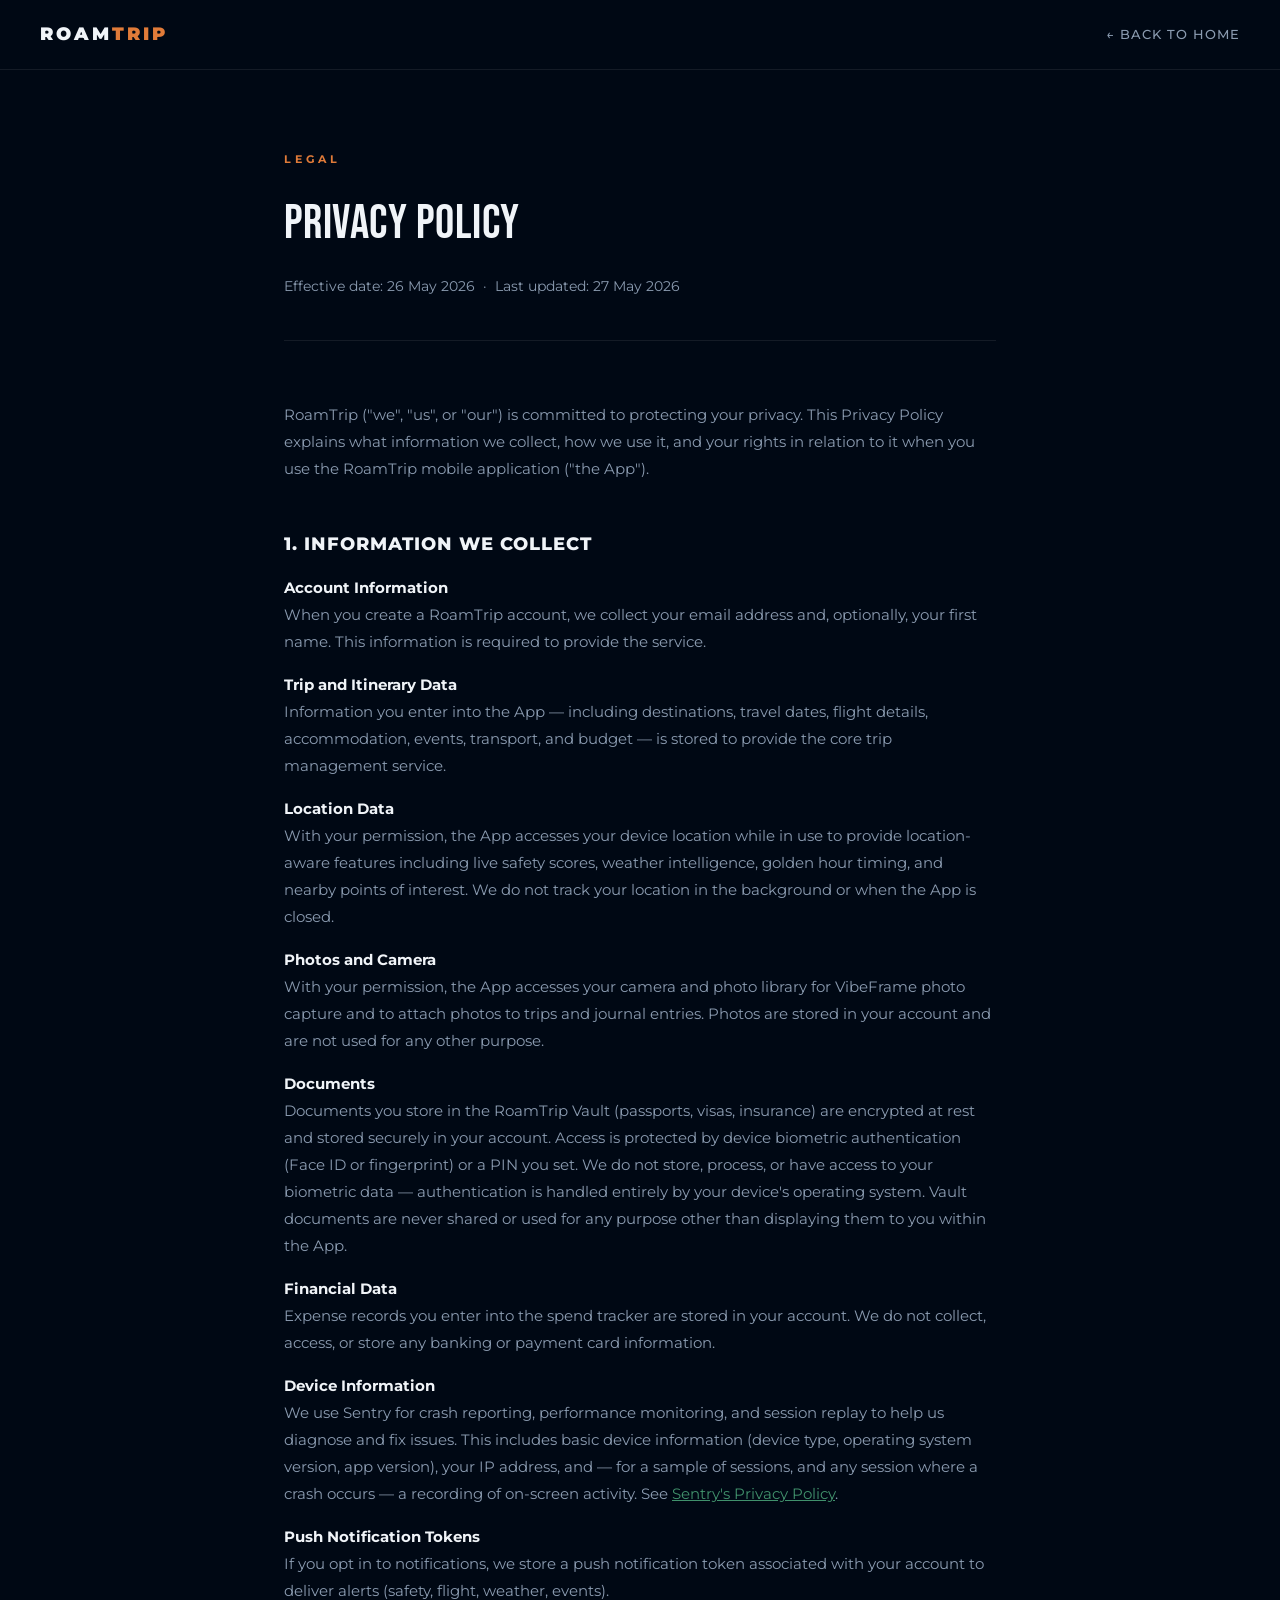
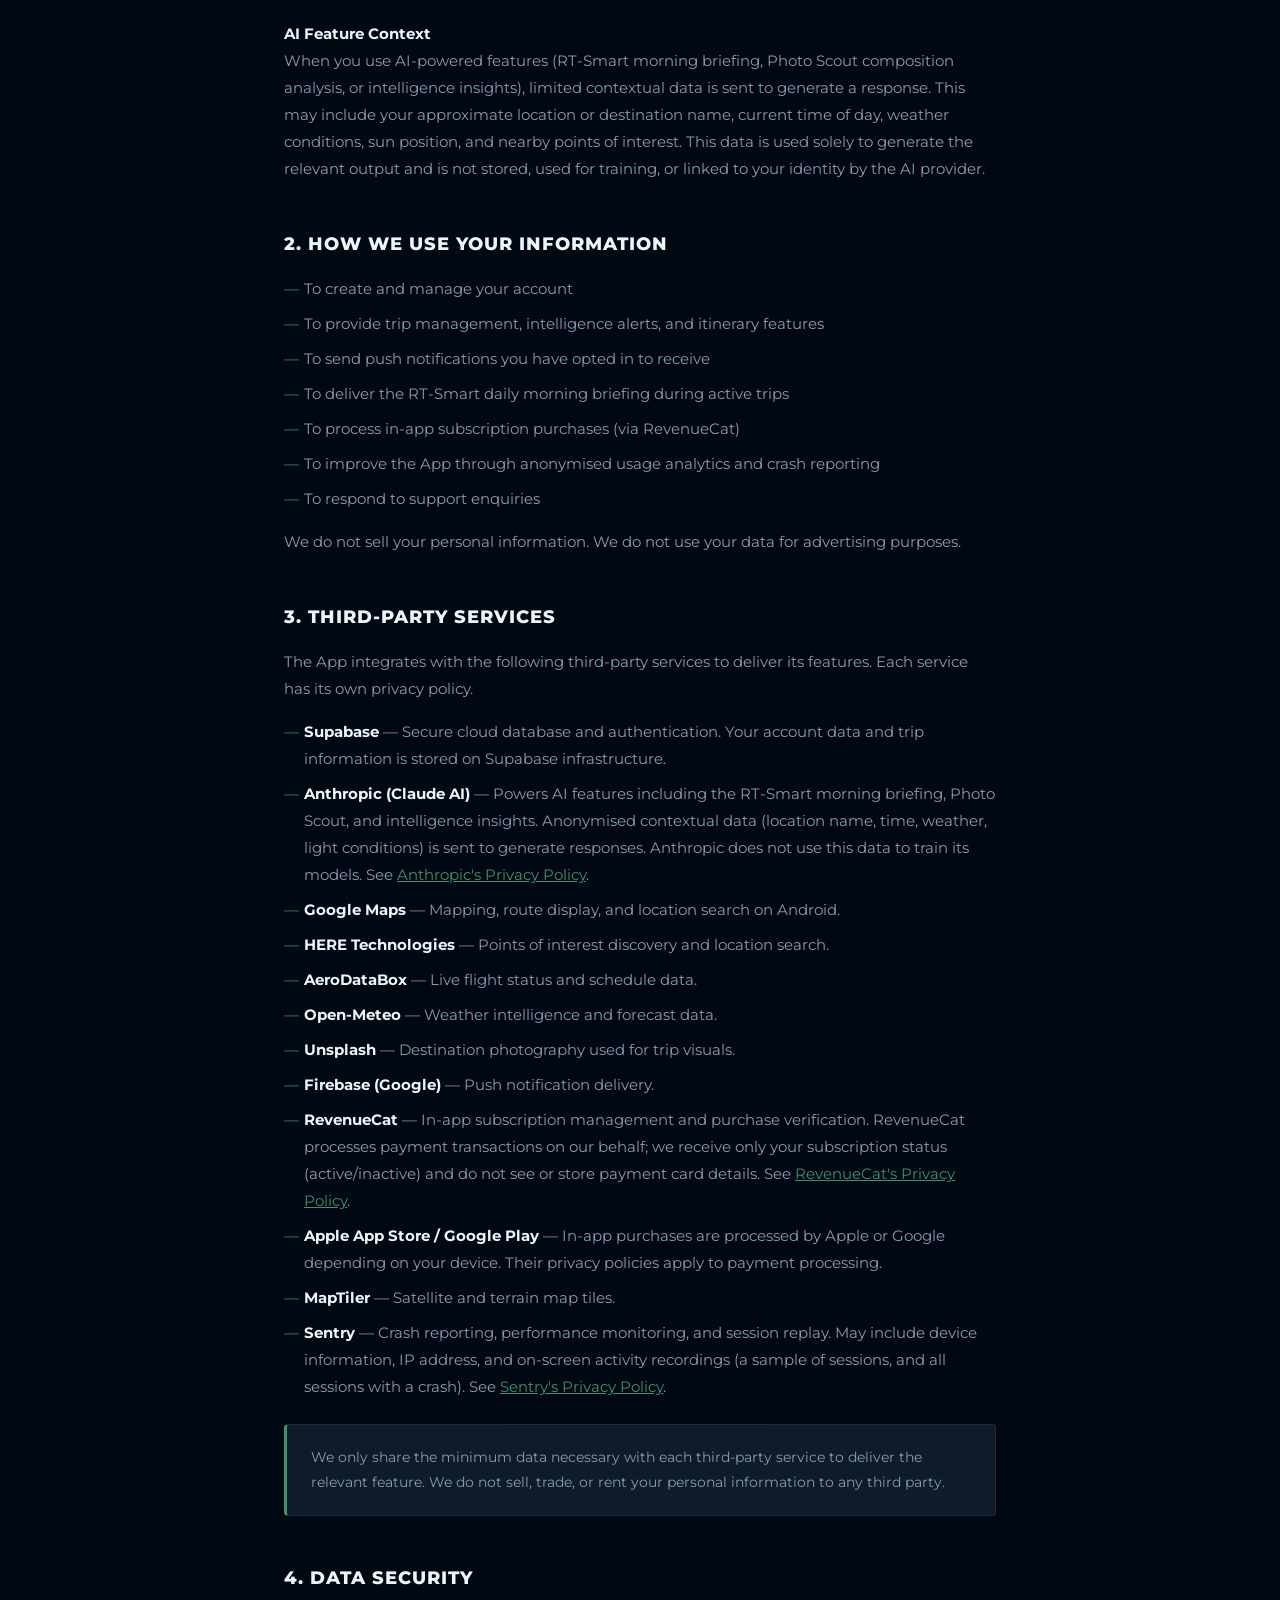
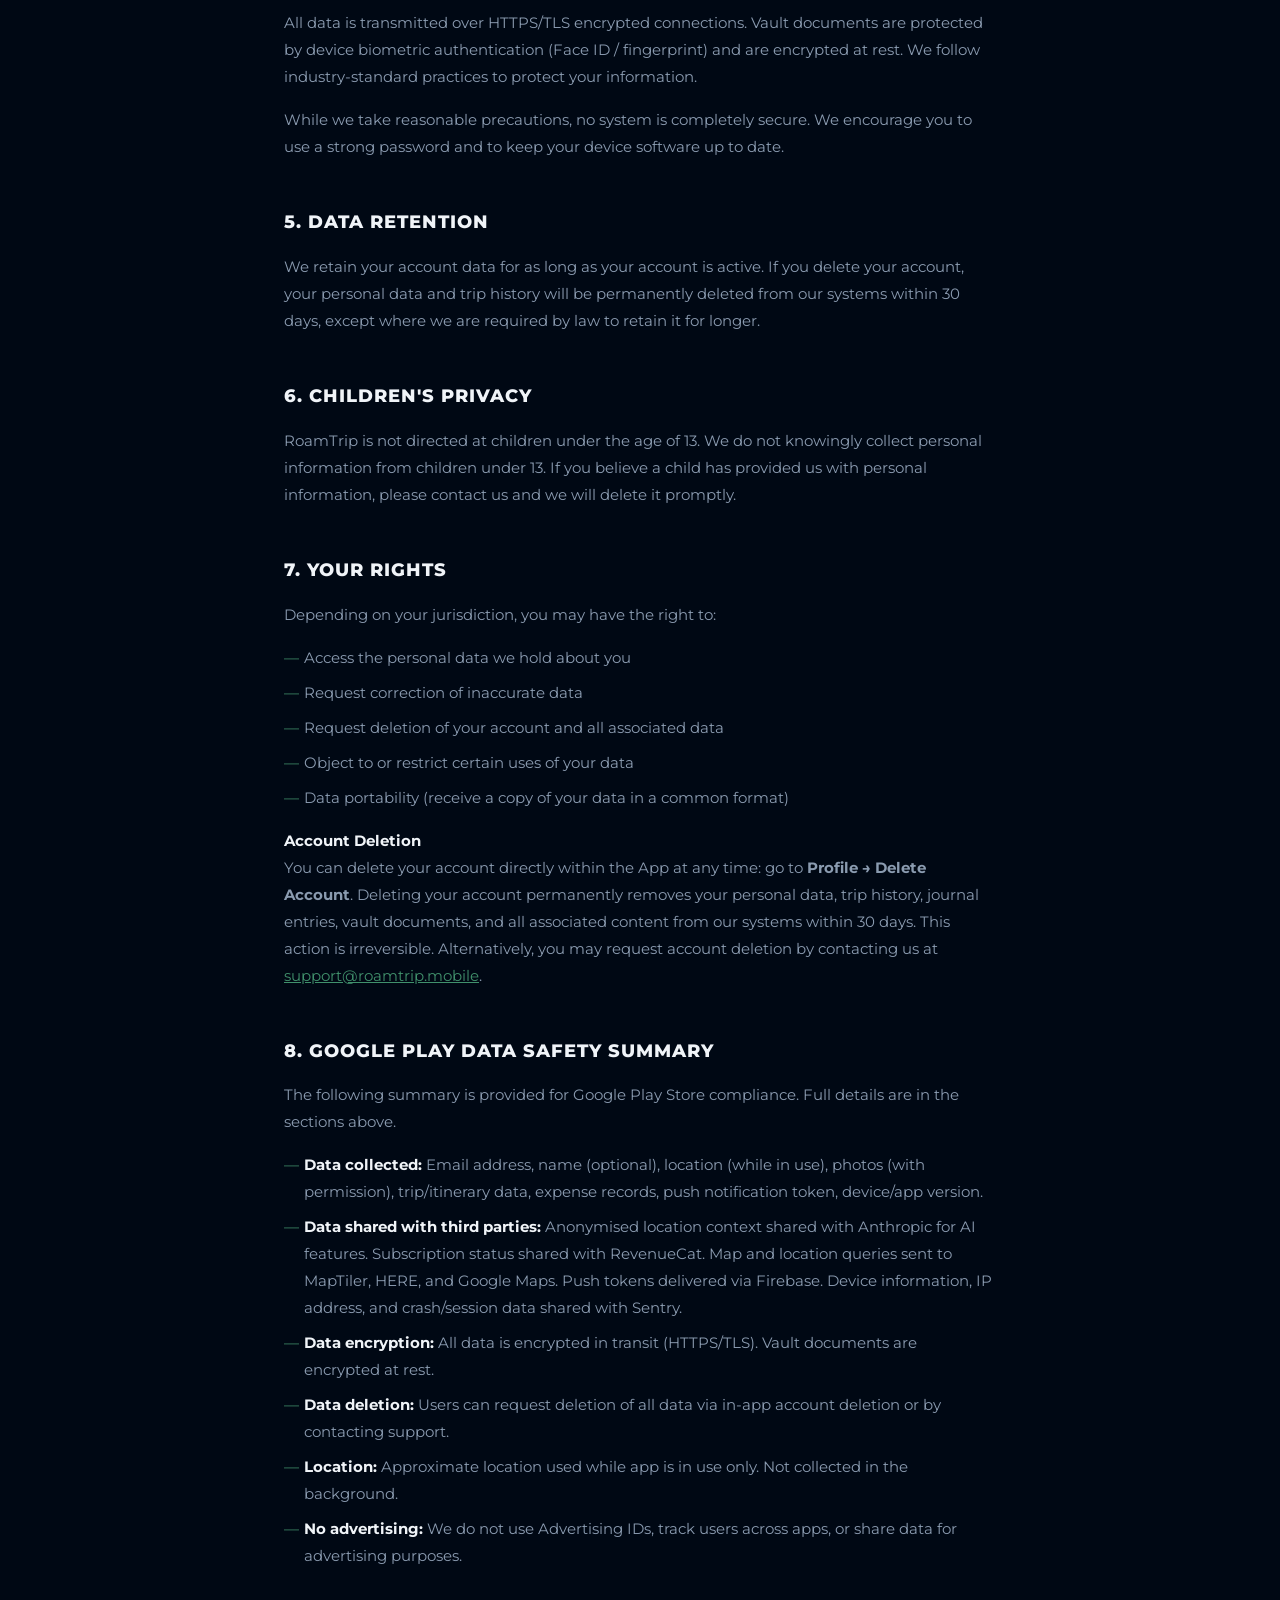
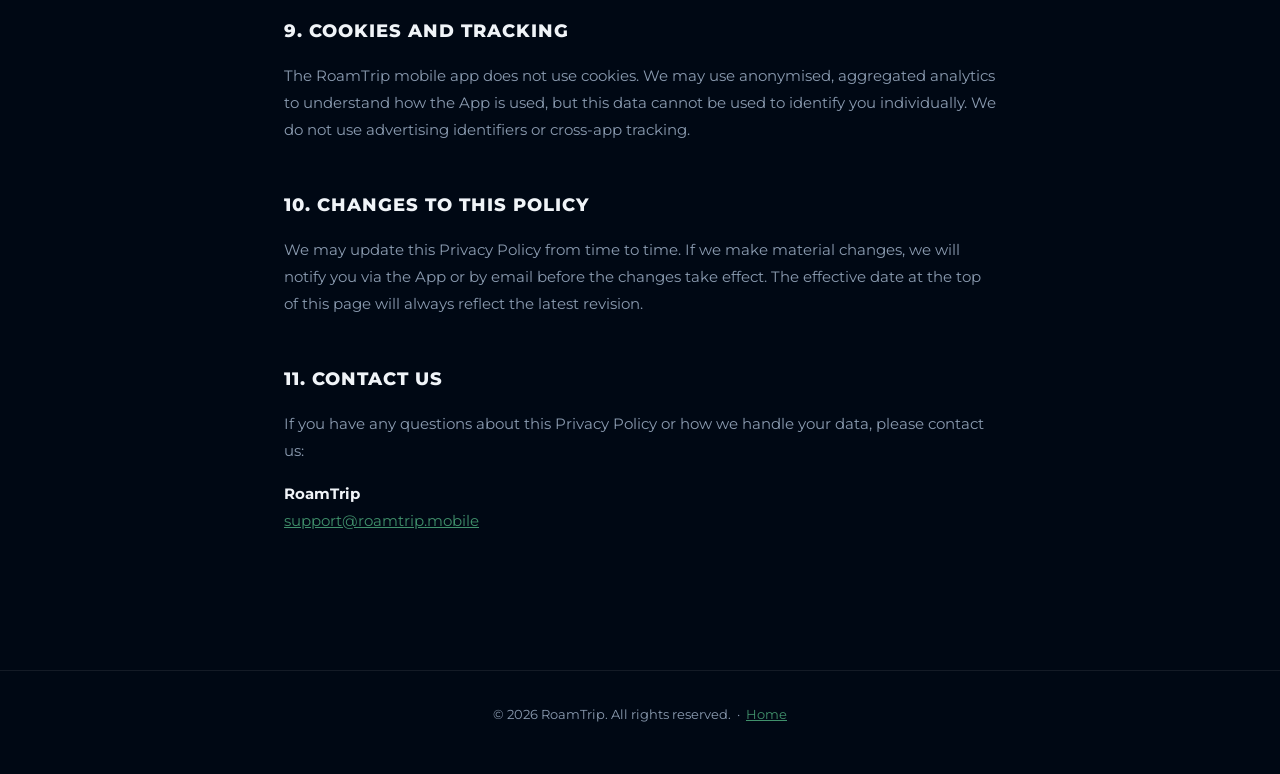
<file: privacy.html>
<!DOCTYPE html>
<html lang="en">
<head>
  <meta charset="UTF-8" />
  <meta name="viewport" content="width=device-width, initial-scale=1.0" />
  <title>Privacy Policy — RoamTrip</title>
  <link rel="preconnect" href="https://fonts.googleapis.com" />
  <link rel="preconnect" href="https://fonts.gstatic.com" crossorigin />
  <link href="https://fonts.googleapis.com/css2?family=Bebas+Neue&family=Montserrat:wght@400;500;600;700;800&display=swap" rel="stylesheet" />
  <style>
    *, *::before, *::after { box-sizing: border-box; margin: 0; padding: 0; }

    :root {
      --bg: #000814;
      --surface: #0d1b2a;
      --green: #2D6A4F;
      --green-light: #40916C;
      --orange: #E07B39;
      --text: #F0F4F8;
      --muted: #8A9BB0;
      --border: rgba(255,255,255,0.08);
    }

    body {
      font-family: 'Montserrat', -apple-system, BlinkMacSystemFont, sans-serif;
      background: var(--bg);
      color: var(--text);
      line-height: 1.6;
      -webkit-font-smoothing: antialiased;
    }

    nav {
      display: flex;
      align-items: center;
      justify-content: space-between;
      padding: 20px 40px;
      border-bottom: 1px solid var(--border);
    }

    .nav-logo {
      font-size: 18px;
      font-weight: 900;
      letter-spacing: 3px;
      color: var(--text);
      text-decoration: none;
      text-transform: uppercase;
    }

    .nav-logo span { color: var(--orange); }

    .nav-back {
      color: var(--muted);
      text-decoration: none;
      font-size: 13px;
      font-weight: 500;
      letter-spacing: 1px;
      text-transform: uppercase;
      transition: color 0.2s;
    }

    .nav-back:hover { color: var(--text); }

    .container {
      max-width: 760px;
      margin: 0 auto;
      padding: 80px 24px 120px;
    }

    .eyebrow {
      font-size: 11px;
      font-weight: 700;
      letter-spacing: 4px;
      color: var(--orange);
      text-transform: uppercase;
      margin-bottom: 16px;
    }

    h1 {
      font-size: clamp(32px, 5vw, 48px);
      font-weight: 900;
      letter-spacing: -0.5px;
      margin-bottom: 12px;
    }

    .effective-date {
      color: var(--muted);
      font-size: 14px;
      margin-bottom: 60px;
      padding-bottom: 40px;
      border-bottom: 1px solid var(--border);
    }

    h2 {
      font-size: 18px;
      font-weight: 800;
      letter-spacing: 0.5px;
      color: var(--text);
      margin-top: 48px;
      margin-bottom: 16px;
      text-transform: uppercase;
      letter-spacing: 1px;
    }

    p {
      font-size: 15px;
      color: var(--muted);
      line-height: 1.8;
      margin-bottom: 16px;
    }

    ul {
      list-style: none;
      margin-bottom: 16px;
    }

    ul li {
      font-size: 15px;
      color: var(--muted);
      line-height: 1.8;
      padding-left: 20px;
      position: relative;
      margin-bottom: 8px;
    }

    ul li::before {
      content: '—';
      position: absolute;
      left: 0;
      color: var(--green-light);
    }

    a { color: var(--green-light); }
    a:hover { color: var(--text); }

    .highlight-box {
      background: var(--surface);
      border: 1px solid var(--border);
      border-left: 3px solid var(--green-light);
      border-radius: 4px;
      padding: 20px 24px;
      margin: 24px 0;
    }

    .highlight-box p {
      margin: 0;
      font-size: 14px;
    }

    footer {
      border-top: 1px solid var(--border);
      padding: 32px 40px;
      text-align: center;
    }

    footer p {
      font-size: 13px;
      color: var(--muted);
    }
      h1 { font-family: "Bebas Neue", "Arial Narrow", sans-serif; font-weight: 400; letter-spacing: .01em; }
  </style>
</head>
<body>

  <nav>
    <a href="/" class="nav-logo">Roam<span>Trip</span></a>
    <a href="/" class="nav-back">← Back to Home</a>
  </nav>

  <div class="container">

    <p class="eyebrow">Legal</p>
    <h1>Privacy Policy</h1>
    <p class="effective-date">Effective date: 26 May 2026 &nbsp;·&nbsp; Last updated: 27 May 2026</p>

    <p>RoamTrip ("we", "us", or "our") is committed to protecting your privacy. This Privacy Policy explains what information we collect, how we use it, and your rights in relation to it when you use the RoamTrip mobile application ("the App").</p>

    <h2>1. Information We Collect</h2>

    <p><strong style="color: var(--text);">Account Information</strong><br />
    When you create a RoamTrip account, we collect your email address and, optionally, your first name. This information is required to provide the service.</p>

    <p><strong style="color: var(--text);">Trip and Itinerary Data</strong><br />
    Information you enter into the App — including destinations, travel dates, flight details, accommodation, events, transport, and budget — is stored to provide the core trip management service.</p>

    <p><strong style="color: var(--text);">Location Data</strong><br />
    With your permission, the App accesses your device location while in use to provide location-aware features including live safety scores, weather intelligence, golden hour timing, and nearby points of interest. We do not track your location in the background or when the App is closed.</p>

    <p><strong style="color: var(--text);">Photos and Camera</strong><br />
    With your permission, the App accesses your camera and photo library for VibeFrame photo capture and to attach photos to trips and journal entries. Photos are stored in your account and are not used for any other purpose.</p>

    <p><strong style="color: var(--text);">Documents</strong><br />
    Documents you store in the RoamTrip Vault (passports, visas, insurance) are encrypted at rest and stored securely in your account. Access is protected by device biometric authentication (Face ID or fingerprint) or a PIN you set. We do not store, process, or have access to your biometric data — authentication is handled entirely by your device's operating system. Vault documents are never shared or used for any purpose other than displaying them to you within the App.</p>

    <p><strong style="color: var(--text);">Financial Data</strong><br />
    Expense records you enter into the spend tracker are stored in your account. We do not collect, access, or store any banking or payment card information.</p>

    <p><strong style="color: var(--text);">Device Information</strong><br />
    We use Sentry for crash reporting, performance monitoring, and session replay to help us diagnose and fix issues. This includes basic device information (device type, operating system version, app version), your IP address, and — for a sample of sessions, and any session where a crash occurs — a recording of on-screen activity. See <a href="https://sentry.io/privacy/" target="_blank">Sentry's Privacy Policy</a>.</p>

    <p><strong style="color: var(--text);">Push Notification Tokens</strong><br />
    If you opt in to notifications, we store a push notification token associated with your account to deliver alerts (safety, flight, weather, events).</p>

    <p><strong style="color: var(--text);">AI Feature Context</strong><br />
    When you use AI-powered features (RT-Smart morning briefing, Photo Scout composition analysis, or intelligence insights), limited contextual data is sent to generate a response. This may include your approximate location or destination name, current time of day, weather conditions, sun position, and nearby points of interest. This data is used solely to generate the relevant output and is not stored, used for training, or linked to your identity by the AI provider.</p>

    <h2>2. How We Use Your Information</h2>

    <ul>
      <li>To create and manage your account</li>
      <li>To provide trip management, intelligence alerts, and itinerary features</li>
      <li>To send push notifications you have opted in to receive</li>
      <li>To deliver the RT-Smart daily morning briefing during active trips</li>
      <li>To process in-app subscription purchases (via RevenueCat)</li>
      <li>To improve the App through anonymised usage analytics and crash reporting</li>
      <li>To respond to support enquiries</li>
    </ul>

    <p>We do not sell your personal information. We do not use your data for advertising purposes.</p>

    <h2>3. Third-Party Services</h2>

    <p>The App integrates with the following third-party services to deliver its features. Each service has its own privacy policy.</p>

    <ul>
      <li><strong style="color: var(--text);">Supabase</strong> — Secure cloud database and authentication. Your account data and trip information is stored on Supabase infrastructure.</li>
      <li><strong style="color: var(--text);">Anthropic (Claude AI)</strong> — Powers AI features including the RT-Smart morning briefing, Photo Scout, and intelligence insights. Anonymised contextual data (location name, time, weather, light conditions) is sent to generate responses. Anthropic does not use this data to train its models. See <a href="https://www.anthropic.com/privacy" target="_blank">Anthropic's Privacy Policy</a>.</li>
      <li><strong style="color: var(--text);">Google Maps</strong> — Mapping, route display, and location search on Android.</li>
      <li><strong style="color: var(--text);">HERE Technologies</strong> — Points of interest discovery and location search.</li>
      <li><strong style="color: var(--text);">AeroDataBox</strong> — Live flight status and schedule data.</li>
      <li><strong style="color: var(--text);">Open-Meteo</strong> — Weather intelligence and forecast data.</li>
      <li><strong style="color: var(--text);">Unsplash</strong> — Destination photography used for trip visuals.</li>
      <li><strong style="color: var(--text);">Firebase (Google)</strong> — Push notification delivery.</li>
      <li><strong style="color: var(--text);">RevenueCat</strong> — In-app subscription management and purchase verification. RevenueCat processes payment transactions on our behalf; we receive only your subscription status (active/inactive) and do not see or store payment card details. See <a href="https://www.revenuecat.com/privacy" target="_blank">RevenueCat's Privacy Policy</a>.</li>
      <li><strong style="color: var(--text);">Apple App Store / Google Play</strong> — In-app purchases are processed by Apple or Google depending on your device. Their privacy policies apply to payment processing.</li>
      <li><strong style="color: var(--text);">MapTiler</strong> — Satellite and terrain map tiles.</li>
      <li><strong style="color: var(--text);">Sentry</strong> — Crash reporting, performance monitoring, and session replay. May include device information, IP address, and on-screen activity recordings (a sample of sessions, and all sessions with a crash). See <a href="https://sentry.io/privacy/" target="_blank">Sentry's Privacy Policy</a>.</li>
    </ul>

    <div class="highlight-box">
      <p>We only share the minimum data necessary with each third-party service to deliver the relevant feature. We do not sell, trade, or rent your personal information to any third party.</p>
    </div>

    <h2>4. Data Security</h2>

    <p>All data is transmitted over HTTPS/TLS encrypted connections. Vault documents are protected by device biometric authentication (Face ID / fingerprint) and are encrypted at rest. We follow industry-standard practices to protect your information.</p>

    <p>While we take reasonable precautions, no system is completely secure. We encourage you to use a strong password and to keep your device software up to date.</p>

    <h2>5. Data Retention</h2>

    <p>We retain your account data for as long as your account is active. If you delete your account, your personal data and trip history will be permanently deleted from our systems within 30 days, except where we are required by law to retain it for longer.</p>

    <h2>6. Children's Privacy</h2>

    <p>RoamTrip is not directed at children under the age of 13. We do not knowingly collect personal information from children under 13. If you believe a child has provided us with personal information, please contact us and we will delete it promptly.</p>

    <h2>7. Your Rights</h2>

    <p>Depending on your jurisdiction, you may have the right to:</p>

    <ul>
      <li>Access the personal data we hold about you</li>
      <li>Request correction of inaccurate data</li>
      <li>Request deletion of your account and all associated data</li>
      <li>Object to or restrict certain uses of your data</li>
      <li>Data portability (receive a copy of your data in a common format)</li>
    </ul>

    <p><strong style="color: var(--text);">Account Deletion</strong><br />
    You can delete your account directly within the App at any time: go to <strong>Profile → Delete Account</strong>. Deleting your account permanently removes your personal data, trip history, journal entries, vault documents, and all associated content from our systems within 30 days. This action is irreversible. Alternatively, you may request account deletion by contacting us at <a href="mailto:support@roamtrip.mobile">support@roamtrip.mobile</a>.</p>

    <h2>8. Google Play Data Safety Summary</h2>

    <p>The following summary is provided for Google Play Store compliance. Full details are in the sections above.</p>

    <ul>
      <li><strong style="color: var(--text);">Data collected:</strong> Email address, name (optional), location (while in use), photos (with permission), trip/itinerary data, expense records, push notification token, device/app version.</li>
      <li><strong style="color: var(--text);">Data shared with third parties:</strong> Anonymised location context shared with Anthropic for AI features. Subscription status shared with RevenueCat. Map and location queries sent to MapTiler, HERE, and Google Maps. Push tokens delivered via Firebase. Device information, IP address, and crash/session data shared with Sentry.</li>
      <li><strong style="color: var(--text);">Data encryption:</strong> All data is encrypted in transit (HTTPS/TLS). Vault documents are encrypted at rest.</li>
      <li><strong style="color: var(--text);">Data deletion:</strong> Users can request deletion of all data via in-app account deletion or by contacting support.</li>
      <li><strong style="color: var(--text);">Location:</strong> Approximate location used while app is in use only. Not collected in the background.</li>
      <li><strong style="color: var(--text);">No advertising:</strong> We do not use Advertising IDs, track users across apps, or share data for advertising purposes.</li>
    </ul>

    <h2>9. Cookies and Tracking</h2>

    <p>The RoamTrip mobile app does not use cookies. We may use anonymised, aggregated analytics to understand how the App is used, but this data cannot be used to identify you individually. We do not use advertising identifiers or cross-app tracking.</p>

    <h2>10. Changes to This Policy</h2>

    <p>We may update this Privacy Policy from time to time. If we make material changes, we will notify you via the App or by email before the changes take effect. The effective date at the top of this page will always reflect the latest revision.</p>

    <h2>11. Contact Us</h2>

    <p>If you have any questions about this Privacy Policy or how we handle your data, please contact us:</p>

    <p>
      <strong style="color: var(--text);">RoamTrip</strong><br />
      <a href="mailto:support@roamtrip.mobile">support@roamtrip.mobile</a>
    </p>

  </div>

  <footer>
    <p>&copy; 2026 RoamTrip. All rights reserved. &nbsp;·&nbsp; <a href="/">Home</a></p>
  </footer>

</body>
</html>
</file>
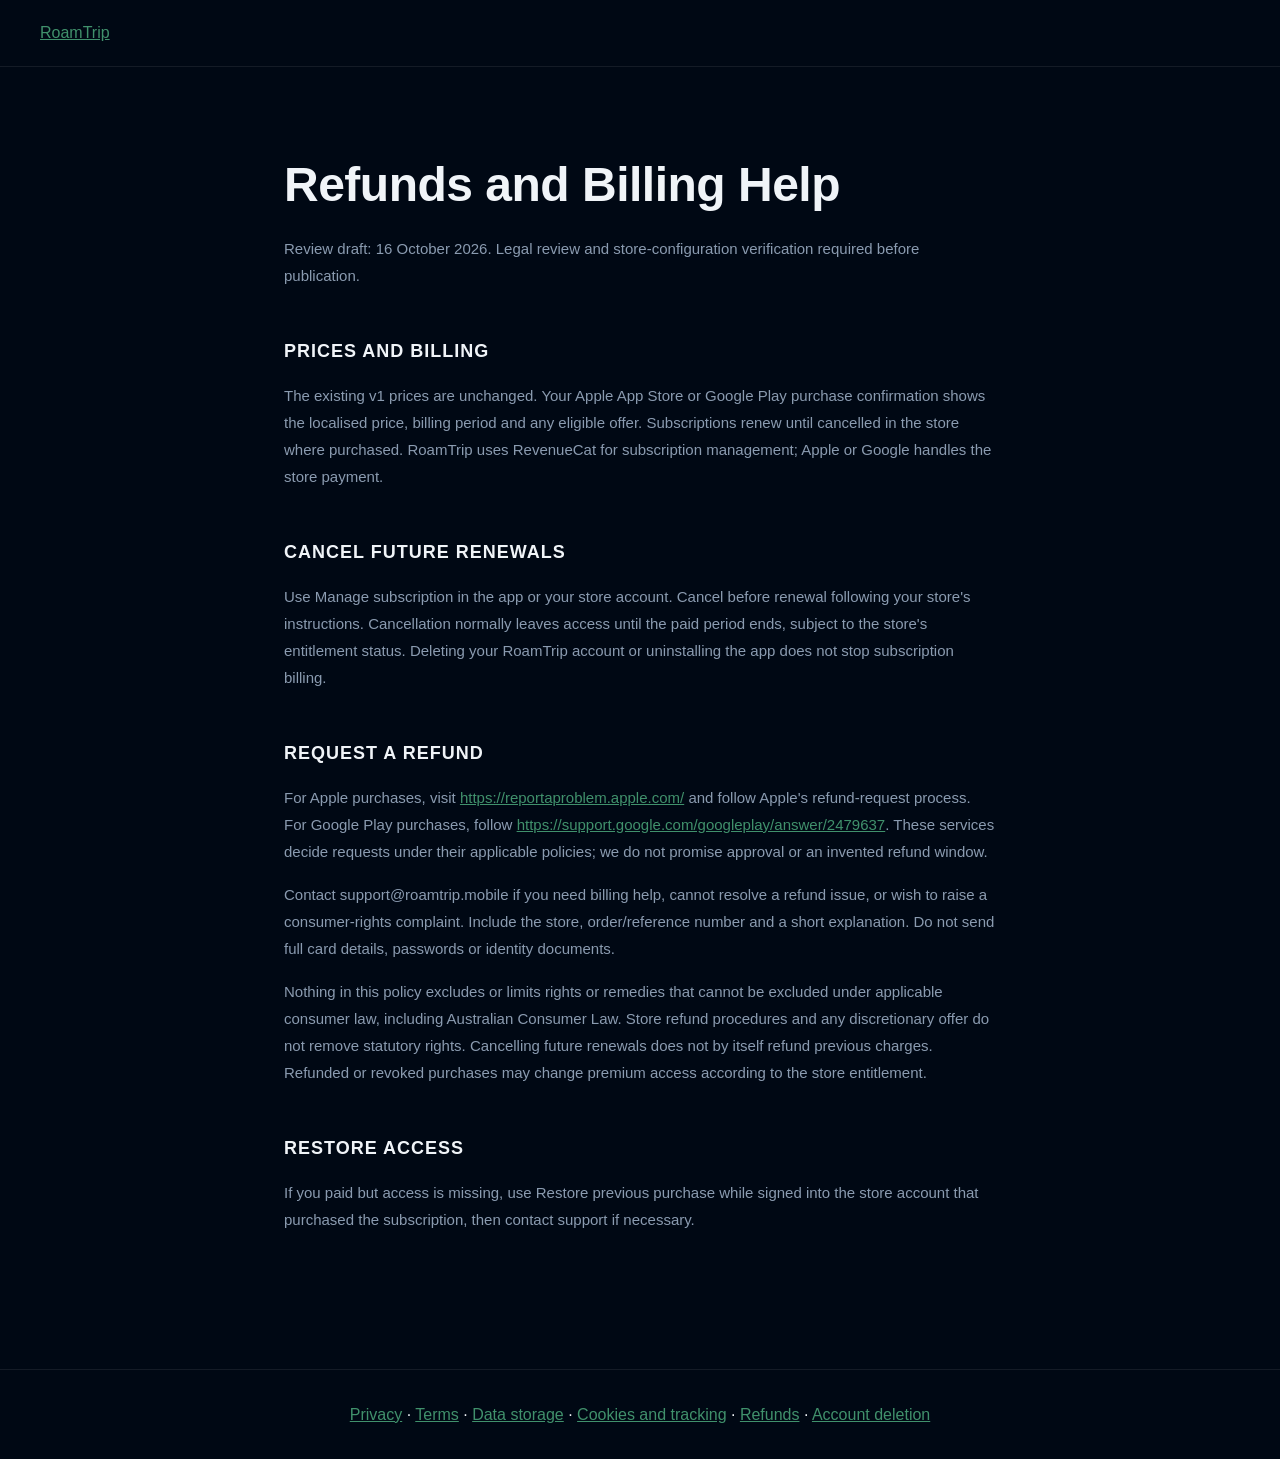
<file: refunds.html>
<!doctype html>
<html lang="en"><head><meta charset="utf-8"><meta name="viewport" content="width=device-width, initial-scale=1"><meta name="robots" content="noindex"><title>Refunds and Billing Help — RoamTrip</title><style>
    *, *::before, *::after { box-sizing: border-box; margin: 0; padding: 0; }

    :root {
      --bg: #000814;
      --surface: #0d1b2a;
      --green: #2D6A4F;
      --green-light: #40916C;
      --orange: #E07B39;
      --text: #F0F4F8;
      --muted: #8A9BB0;
      --border: rgba(255,255,255,0.08);
    }

    body {
      font-family: 'Inter', -apple-system, BlinkMacSystemFont, sans-serif;
      background: var(--bg);
      color: var(--text);
      line-height: 1.6;
      -webkit-font-smoothing: antialiased;
    }

    nav {
      display: flex;
      align-items: center;
      justify-content: space-between;
      padding: 20px 40px;
      border-bottom: 1px solid var(--border);
    }

    .nav-logo {
      font-size: 18px;
      font-weight: 900;
      letter-spacing: 3px;
      color: var(--text);
      text-decoration: none;
      text-transform: uppercase;
    }

    .nav-logo span { color: var(--orange); }

    .nav-back {
      color: var(--muted);
      text-decoration: none;
      font-size: 13px;
      font-weight: 500;
      letter-spacing: 1px;
      text-transform: uppercase;
      transition: color 0.2s;
    }

    .nav-back:hover { color: var(--text); }

    .container {
      max-width: 760px;
      margin: 0 auto;
      padding: 80px 24px 120px;
    }

    .eyebrow {
      font-size: 11px;
      font-weight: 700;
      letter-spacing: 4px;
      color: var(--orange);
      text-transform: uppercase;
      margin-bottom: 16px;
    }

    h1 {
      font-size: clamp(32px, 5vw, 48px);
      font-weight: 900;
      letter-spacing: -0.5px;
      margin-bottom: 12px;
    }

    .effective-date {
      color: var(--muted);
      font-size: 14px;
      margin-bottom: 60px;
      padding-bottom: 40px;
      border-bottom: 1px solid var(--border);
    }

    h2 {
      font-size: 18px;
      font-weight: 800;
      letter-spacing: 0.5px;
      color: var(--text);
      margin-top: 48px;
      margin-bottom: 16px;
      text-transform: uppercase;
      letter-spacing: 1px;
    }

    p {
      font-size: 15px;
      color: var(--muted);
      line-height: 1.8;
      margin-bottom: 16px;
    }

    ul {
      list-style: none;
      margin-bottom: 16px;
    }

    ul li {
      font-size: 15px;
      color: var(--muted);
      line-height: 1.8;
      padding-left: 20px;
      position: relative;
      margin-bottom: 8px;
    }

    ul li::before {
      content: '—';
      position: absolute;
      left: 0;
      color: var(--green-light);
    }

    a { color: var(--green-light); }
    a:hover { color: var(--text); }

    .highlight-box {
      background: var(--surface);
      border: 1px solid var(--border);
      border-left: 3px solid var(--green-light);
      border-radius: 4px;
      padding: 20px 24px;
      margin: 24px 0;
    }

    .highlight-box p {
      margin: 0;
      font-size: 14px;
    }

    footer {
      border-top: 1px solid var(--border);
      padding: 32px 40px;
      text-align: center;
    }

    footer p {
      font-size: 13px;
      color: var(--muted);
    }
  </style></head><body><nav><a href="/">RoamTrip</a></nav><main class="container"><h1>Refunds and Billing Help</h1>
<p>Review draft: 16 October 2026. Legal review and store-configuration verification required before publication.</p>
<h2>Prices and billing</h2>
<p>The existing v1 prices are unchanged. Your Apple App Store or Google Play purchase confirmation shows the localised price, billing period and any eligible offer. Subscriptions renew until cancelled in the store where purchased. RoamTrip uses RevenueCat for subscription management; Apple or Google handles the store payment.</p>
<h2>Cancel future renewals</h2>
<p>Use Manage subscription in the app or your store account. Cancel before renewal following your store&#x27;s instructions. Cancellation normally leaves access until the paid period ends, subject to the store&#x27;s entitlement status. Deleting your RoamTrip account or uninstalling the app does not stop subscription billing.</p>
<h2>Request a refund</h2>
<p>For Apple purchases, visit <a href="https://reportaproblem.apple.com/">https://reportaproblem.apple.com/</a> and follow Apple&#x27;s refund-request process. For Google Play purchases, follow <a href="https://support.google.com/googleplay/answer/2479637">https://support.google.com/googleplay/answer/2479637</a>. These services decide requests under their applicable policies; we do not promise approval or an invented refund window.</p>
<p>Contact support@roamtrip.mobile if you need billing help, cannot resolve a refund issue, or wish to raise a consumer-rights complaint. Include the store, order/reference number and a short explanation. Do not send full card details, passwords or identity documents.</p>
<p>Nothing in this policy excludes or limits rights or remedies that cannot be excluded under applicable consumer law, including Australian Consumer Law. Store refund procedures and any discretionary offer do not remove statutory rights. Cancelling future renewals does not by itself refund previous charges. Refunded or revoked purchases may change premium access according to the store entitlement.</p>
<h2>Restore access</h2>
<p>If you paid but access is missing, use Restore previous purchase while signed into the store account that purchased the subscription, then contact support if necessary.</p></main><footer><a href="privacy.html">Privacy</a> · <a href="terms.html">Terms</a> · <a href="data-storage.html">Data storage</a> · <a href="cookies.html">Cookies and tracking</a> · <a href="refunds.html">Refunds</a> · <a href="delete-account.html">Account deletion</a></footer></body></html>
</file>
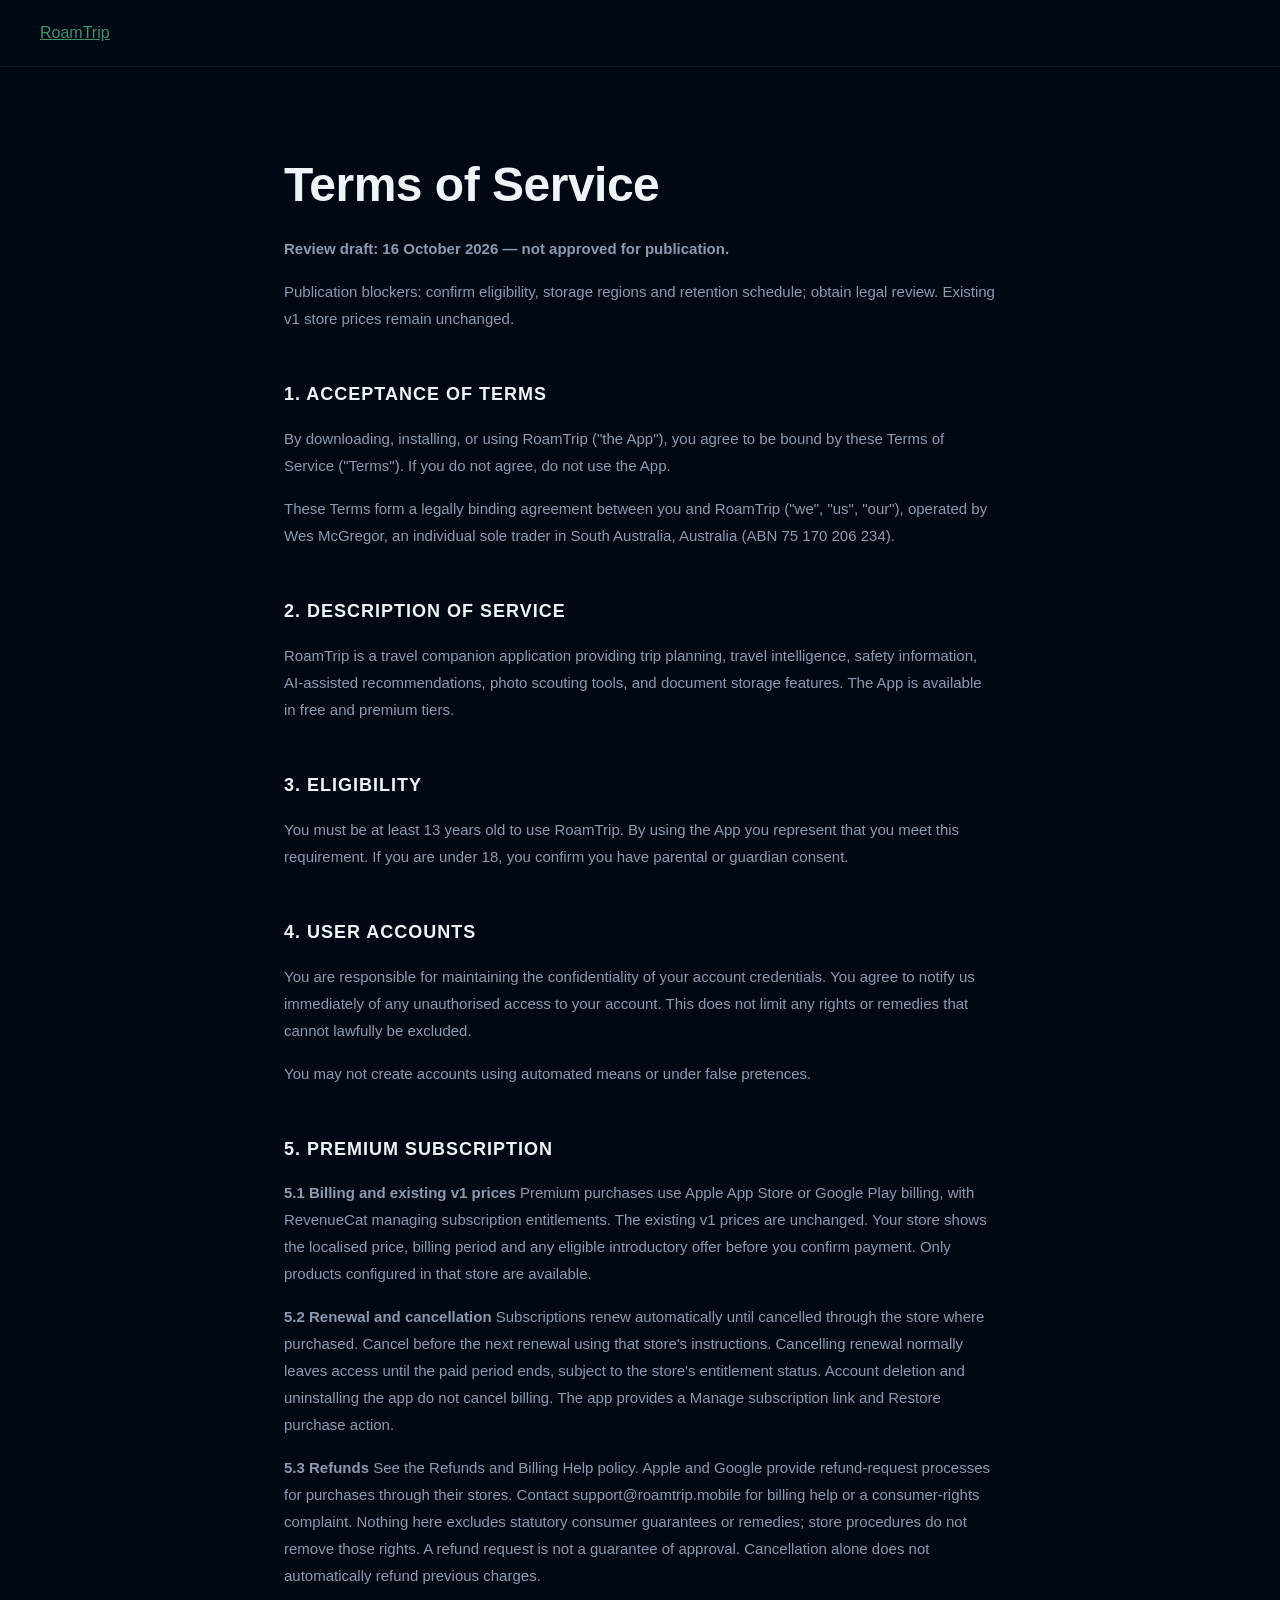
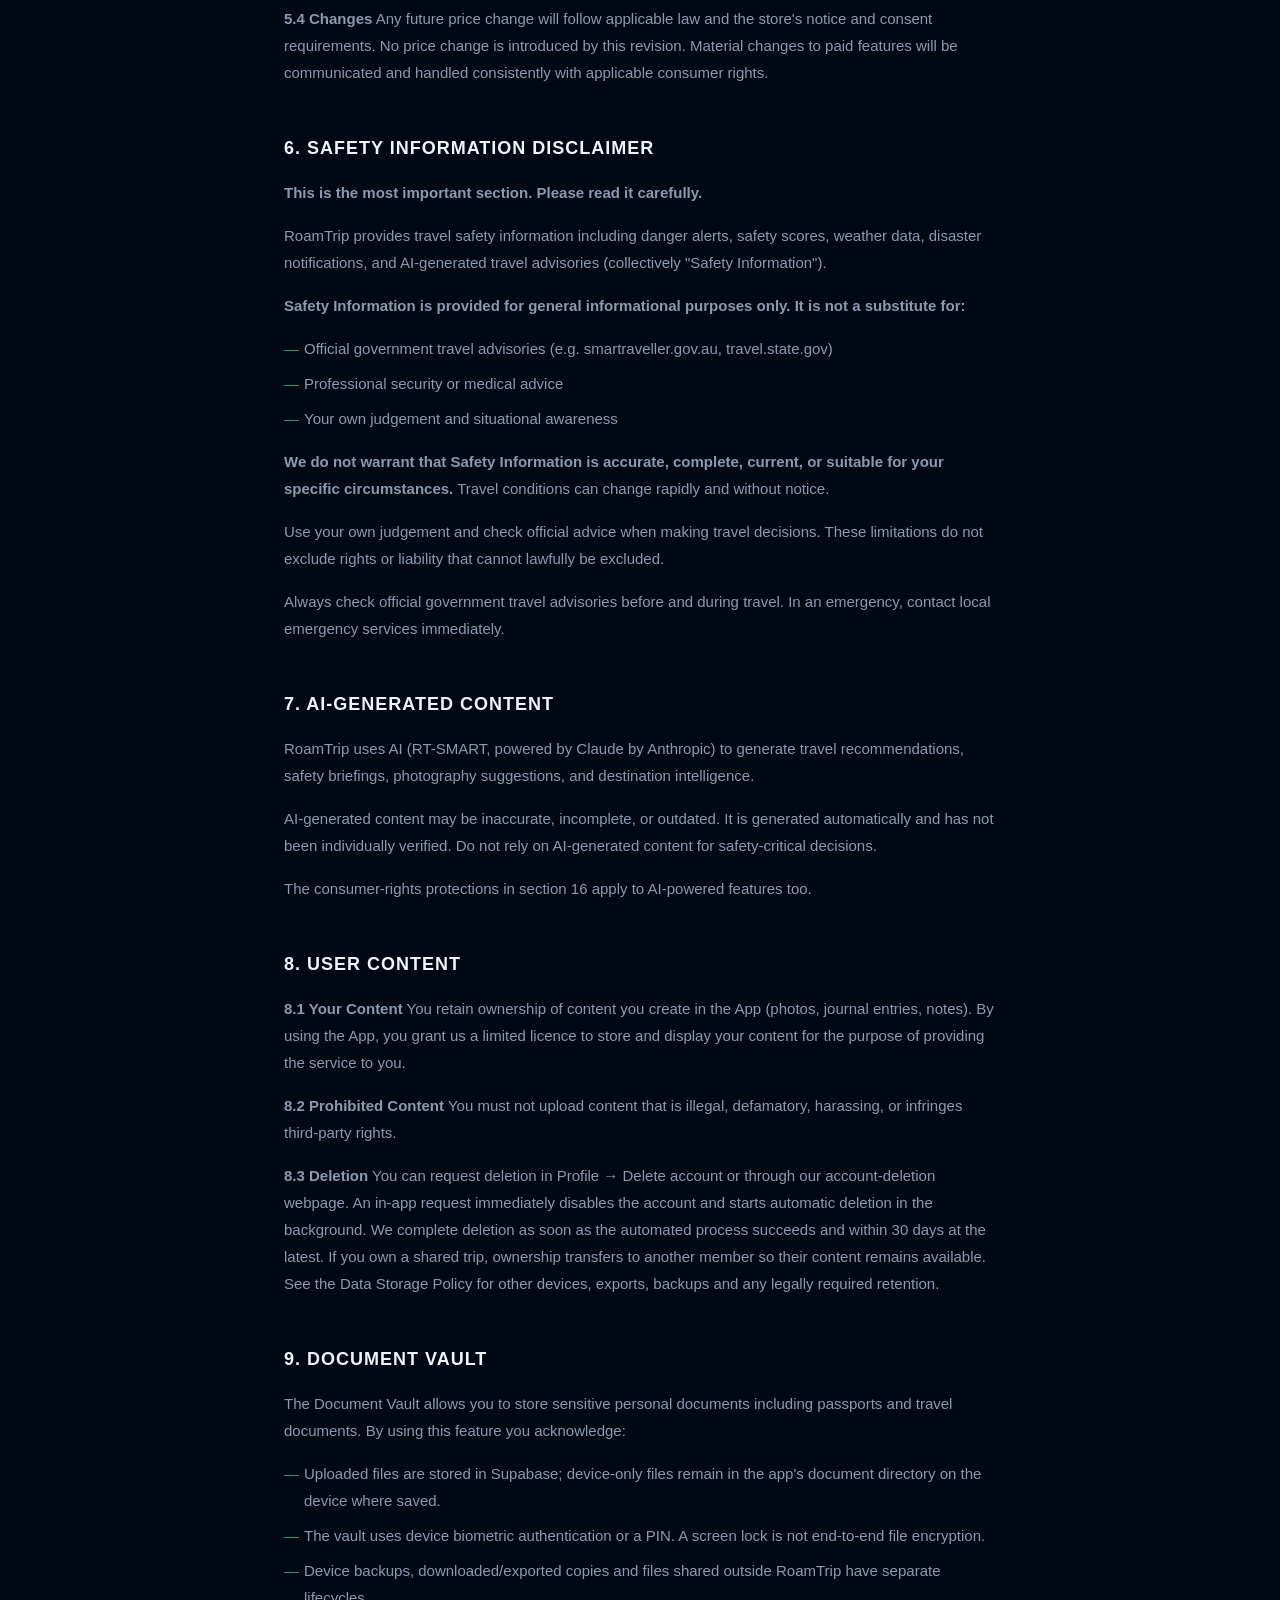
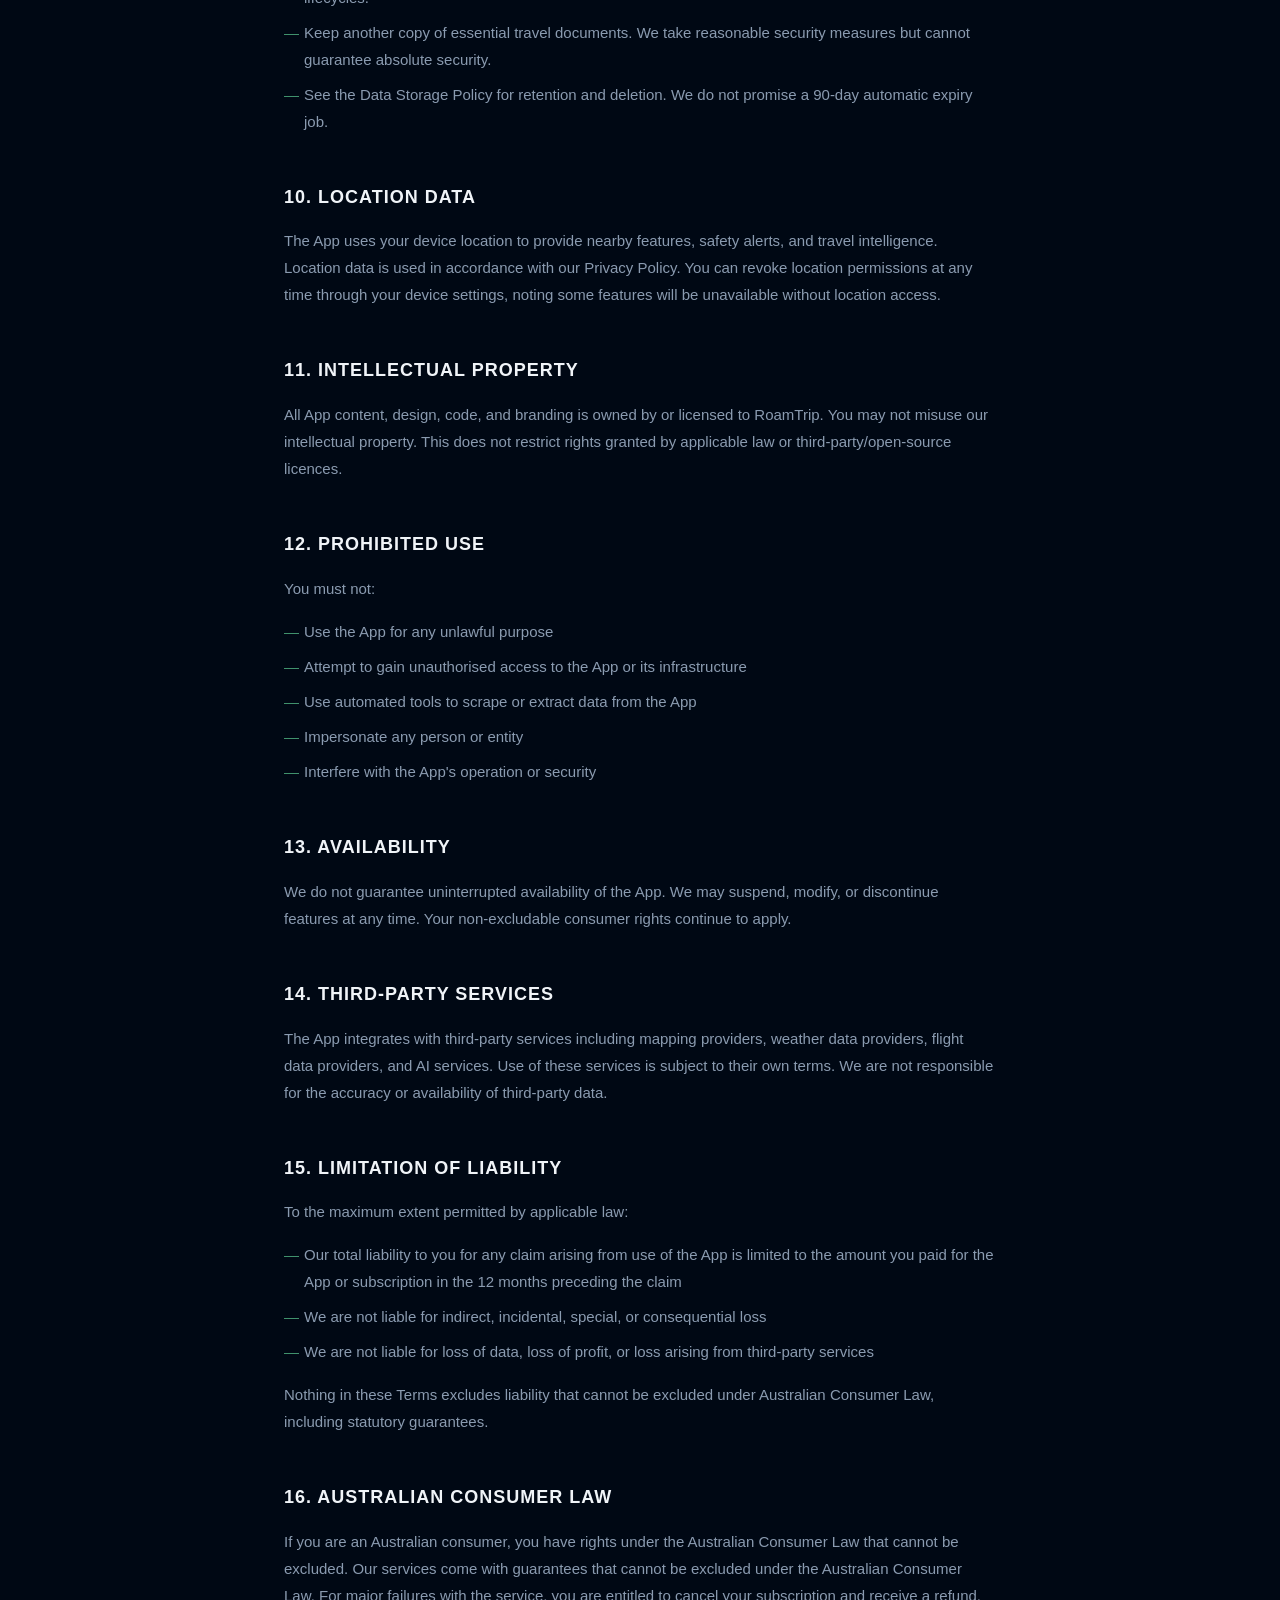
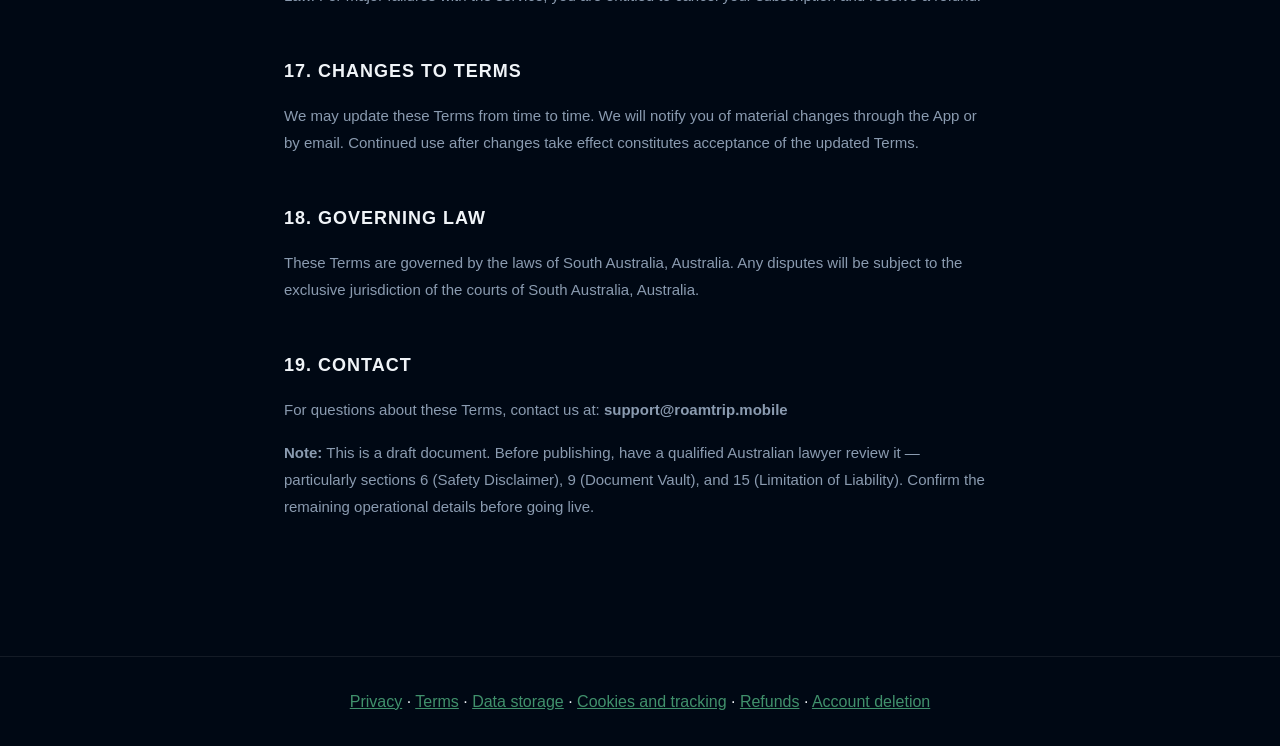
<file: terms.html>
<!doctype html>
<html lang="en"><head><meta charset="utf-8"><meta name="viewport" content="width=device-width, initial-scale=1"><meta name="robots" content="noindex"><title>Terms of Service — RoamTrip</title><style>
    *, *::before, *::after { box-sizing: border-box; margin: 0; padding: 0; }

    :root {
      --bg: #000814;
      --surface: #0d1b2a;
      --green: #2D6A4F;
      --green-light: #40916C;
      --orange: #E07B39;
      --text: #F0F4F8;
      --muted: #8A9BB0;
      --border: rgba(255,255,255,0.08);
    }

    body {
      font-family: 'Inter', -apple-system, BlinkMacSystemFont, sans-serif;
      background: var(--bg);
      color: var(--text);
      line-height: 1.6;
      -webkit-font-smoothing: antialiased;
    }

    nav {
      display: flex;
      align-items: center;
      justify-content: space-between;
      padding: 20px 40px;
      border-bottom: 1px solid var(--border);
    }

    .nav-logo {
      font-size: 18px;
      font-weight: 900;
      letter-spacing: 3px;
      color: var(--text);
      text-decoration: none;
      text-transform: uppercase;
    }

    .nav-logo span { color: var(--orange); }

    .nav-back {
      color: var(--muted);
      text-decoration: none;
      font-size: 13px;
      font-weight: 500;
      letter-spacing: 1px;
      text-transform: uppercase;
      transition: color 0.2s;
    }

    .nav-back:hover { color: var(--text); }

    .container {
      max-width: 760px;
      margin: 0 auto;
      padding: 80px 24px 120px;
    }

    .eyebrow {
      font-size: 11px;
      font-weight: 700;
      letter-spacing: 4px;
      color: var(--orange);
      text-transform: uppercase;
      margin-bottom: 16px;
    }

    h1 {
      font-size: clamp(32px, 5vw, 48px);
      font-weight: 900;
      letter-spacing: -0.5px;
      margin-bottom: 12px;
    }

    .effective-date {
      color: var(--muted);
      font-size: 14px;
      margin-bottom: 60px;
      padding-bottom: 40px;
      border-bottom: 1px solid var(--border);
    }

    h2 {
      font-size: 18px;
      font-weight: 800;
      letter-spacing: 0.5px;
      color: var(--text);
      margin-top: 48px;
      margin-bottom: 16px;
      text-transform: uppercase;
      letter-spacing: 1px;
    }

    p {
      font-size: 15px;
      color: var(--muted);
      line-height: 1.8;
      margin-bottom: 16px;
    }

    ul {
      list-style: none;
      margin-bottom: 16px;
    }

    ul li {
      font-size: 15px;
      color: var(--muted);
      line-height: 1.8;
      padding-left: 20px;
      position: relative;
      margin-bottom: 8px;
    }

    ul li::before {
      content: '—';
      position: absolute;
      left: 0;
      color: var(--green-light);
    }

    a { color: var(--green-light); }
    a:hover { color: var(--text); }

    .highlight-box {
      background: var(--surface);
      border: 1px solid var(--border);
      border-left: 3px solid var(--green-light);
      border-radius: 4px;
      padding: 20px 24px;
      margin: 24px 0;
    }

    .highlight-box p {
      margin: 0;
      font-size: 14px;
    }

    footer {
      border-top: 1px solid var(--border);
      padding: 32px 40px;
      text-align: center;
    }

    footer p {
      font-size: 13px;
      color: var(--muted);
    }
  </style></head><body><nav><a href="/">RoamTrip</a></nav><main class="container"><h1>Terms of Service</h1>
<p><strong>Review draft: 16 October 2026 — not approved for publication.</strong></p>
<p>Publication blockers: confirm eligibility, storage regions and retention schedule; obtain legal review. Existing v1 store prices remain unchanged.</p>
<h2>1. Acceptance of Terms</h2>
<p>By downloading, installing, or using RoamTrip (&quot;the App&quot;), you agree to be bound by these Terms of Service (&quot;Terms&quot;). If you do not agree, do not use the App.</p>
<p>These Terms form a legally binding agreement between you and RoamTrip (&quot;we&quot;, &quot;us&quot;, &quot;our&quot;), operated by Wes McGregor, an individual sole trader in South Australia, Australia (ABN 75 170 206 234).</p>
<h2>2. Description of Service</h2>
<p>RoamTrip is a travel companion application providing trip planning, travel intelligence, safety information, AI-assisted recommendations, photo scouting tools, and document storage features. The App is available in free and premium tiers.</p>
<h2>3. Eligibility</h2>
<p>You must be at least 13 years old to use RoamTrip. By using the App you represent that you meet this requirement. If you are under 18, you confirm you have parental or guardian consent.</p>
<h2>4. User Accounts</h2>
<p>You are responsible for maintaining the confidentiality of your account credentials. You agree to notify us immediately of any unauthorised access to your account. This does not limit any rights or remedies that cannot lawfully be excluded.</p>
<p>You may not create accounts using automated means or under false pretences.</p>
<h2>5. Premium Subscription</h2>
<p><strong>5.1 Billing and existing v1 prices</strong> Premium purchases use Apple App Store or Google Play billing, with RevenueCat managing subscription entitlements. The existing v1 prices are unchanged. Your store shows the localised price, billing period and any eligible introductory offer before you confirm payment. Only products configured in that store are available.</p>
<p><strong>5.2 Renewal and cancellation</strong> Subscriptions renew automatically until cancelled through the store where purchased. Cancel before the next renewal using that store&#x27;s instructions. Cancelling renewal normally leaves access until the paid period ends, subject to the store&#x27;s entitlement status. Account deletion and uninstalling the app do not cancel billing. The app provides a Manage subscription link and Restore purchase action.</p>
<p><strong>5.3 Refunds</strong> See the Refunds and Billing Help policy. Apple and Google provide refund-request processes for purchases through their stores. Contact support@roamtrip.mobile for billing help or a consumer-rights complaint. Nothing here excludes statutory consumer guarantees or remedies; store procedures do not remove those rights. A refund request is not a guarantee of approval. Cancellation alone does not automatically refund previous charges.</p>
<p><strong>5.4 Changes</strong> Any future price change will follow applicable law and the store&#x27;s notice and consent requirements. No price change is introduced by this revision. Material changes to paid features will be communicated and handled consistently with applicable consumer rights.</p>
<h2>6. Safety Information Disclaimer</h2>
<p><strong>This is the most important section. Please read it carefully.</strong></p>
<p>RoamTrip provides travel safety information including danger alerts, safety scores, weather data, disaster notifications, and AI-generated travel advisories (collectively &quot;Safety Information&quot;).</p>
<p><strong>Safety Information is provided for general informational purposes only. It is not a substitute for:</strong></p>
<ul>
<li>Official government travel advisories (e.g. smartraveller.gov.au, travel.state.gov)</li>
<li>Professional security or medical advice</li>
<li>Your own judgement and situational awareness</li>
</ul>
<p><strong>We do not warrant that Safety Information is accurate, complete, current, or suitable for your specific circumstances.</strong> Travel conditions can change rapidly and without notice.</p>
<p>Use your own judgement and check official advice when making travel decisions. These limitations do not exclude rights or liability that cannot lawfully be excluded.</p>
<p>Always check official government travel advisories before and during travel. In an emergency, contact local emergency services immediately.</p>
<h2>7. AI-Generated Content</h2>
<p>RoamTrip uses AI (RT-SMART, powered by Claude by Anthropic) to generate travel recommendations, safety briefings, photography suggestions, and destination intelligence.</p>
<p>AI-generated content may be inaccurate, incomplete, or outdated. It is generated automatically and has not been individually verified. Do not rely on AI-generated content for safety-critical decisions.</p>
<p>The consumer-rights protections in section 16 apply to AI-powered features too.</p>
<h2>8. User Content</h2>
<p><strong>8.1 Your Content</strong> You retain ownership of content you create in the App (photos, journal entries, notes). By using the App, you grant us a limited licence to store and display your content for the purpose of providing the service to you.</p>
<p><strong>8.2 Prohibited Content</strong> You must not upload content that is illegal, defamatory, harassing, or infringes third-party rights.</p>
<p><strong>8.3 Deletion</strong> You can request deletion in Profile → Delete account or through our account-deletion webpage. An in-app request immediately disables the account and starts automatic deletion in the background. We complete deletion as soon as the automated process succeeds and within 30 days at the latest. If you own a shared trip, ownership transfers to another member so their content remains available. See the Data Storage Policy for other devices, exports, backups and any legally required retention.</p>
<h2>9. Document Vault</h2>
<p>The Document Vault allows you to store sensitive personal documents including passports and travel documents. By using this feature you acknowledge:</p>
<ul>
<li>Uploaded files are stored in Supabase; device-only files remain in the app&#x27;s document directory on the device where saved.</li>
<li>The vault uses device biometric authentication or a PIN. A screen lock is not end-to-end file encryption.</li>
<li>Device backups, downloaded/exported copies and files shared outside RoamTrip have separate lifecycles.</li>
<li>Keep another copy of essential travel documents. We take reasonable security measures but cannot guarantee absolute security.</li>
<li>See the Data Storage Policy for retention and deletion. We do not promise a 90-day automatic expiry job.</li>
</ul>
<h2>10. Location Data</h2>
<p>The App uses your device location to provide nearby features, safety alerts, and travel intelligence. Location data is used in accordance with our Privacy Policy. You can revoke location permissions at any time through your device settings, noting some features will be unavailable without location access.</p>
<h2>11. Intellectual Property</h2>
<p>All App content, design, code, and branding is owned by or licensed to RoamTrip. You may not misuse our intellectual property. This does not restrict rights granted by applicable law or third-party/open-source licences.</p>
<h2>12. Prohibited Use</h2>
<p>You must not:</p>
<ul>
<li>Use the App for any unlawful purpose</li>
<li>Attempt to gain unauthorised access to the App or its infrastructure</li>
<li>Use automated tools to scrape or extract data from the App</li>
<li>Impersonate any person or entity</li>
<li>Interfere with the App&#x27;s operation or security</li>
</ul>
<h2>13. Availability</h2>
<p>We do not guarantee uninterrupted availability of the App. We may suspend, modify, or discontinue features at any time. Your non-excludable consumer rights continue to apply.</p>
<h2>14. Third-Party Services</h2>
<p>The App integrates with third-party services including mapping providers, weather data providers, flight data providers, and AI services. Use of these services is subject to their own terms. We are not responsible for the accuracy or availability of third-party data.</p>
<h2>15. Limitation of Liability</h2>
<p>To the maximum extent permitted by applicable law:</p>
<ul>
<li>Our total liability to you for any claim arising from use of the App is limited to the amount you paid for the App or subscription in the 12 months preceding the claim</li>
<li>We are not liable for indirect, incidental, special, or consequential loss</li>
<li>We are not liable for loss of data, loss of profit, or loss arising from third-party services</li>
</ul>
<p>Nothing in these Terms excludes liability that cannot be excluded under Australian Consumer Law, including statutory guarantees.</p>
<h2>16. Australian Consumer Law</h2>
<p>If you are an Australian consumer, you have rights under the Australian Consumer Law that cannot be excluded. Our services come with guarantees that cannot be excluded under the Australian Consumer Law. For major failures with the service, you are entitled to cancel your subscription and receive a refund.</p>
<h2>17. Changes to Terms</h2>
<p>We may update these Terms from time to time. We will notify you of material changes through the App or by email. Continued use after changes take effect constitutes acceptance of the updated Terms.</p>
<h2>18. Governing Law</h2>
<p>These Terms are governed by the laws of South Australia, Australia. Any disputes will be subject to the exclusive jurisdiction of the courts of South Australia, Australia.</p>
<h2>19. Contact</h2>
<p>For questions about these Terms, contact us at: <strong>support@roamtrip.mobile</strong></p>
<p><strong>Note:</strong> This is a draft document. Before publishing, have a qualified Australian lawyer review it — particularly sections 6 (Safety Disclaimer), 9 (Document Vault), and 15 (Limitation of Liability). Confirm the remaining operational details before going live.</p></main><footer><a href="privacy.html">Privacy</a> · <a href="terms.html">Terms</a> · <a href="data-storage.html">Data storage</a> · <a href="cookies.html">Cookies and tracking</a> · <a href="refunds.html">Refunds</a> · <a href="delete-account.html">Account deletion</a></footer></body></html>
</file>
<file: styles.css>
:root{
  --ivory:#f3f0e7;
  --paper:#e9e2d6;
  --ink:#1a1d1a;
  --forest:#17362d;
  --deep:#0f241d;
  --sage:#90a187;
  --orange:#e98658;
  --burnt:#c75c2f;
  --ochre:#d6a63f;
  --blue:#5d9cc4;
  --line:rgba(29,37,31,.16);
  --serif:"Bebas Neue","Oswald","Arial Narrow",Impact,sans-serif;
  --sans:"Montserrat","Helvetica Neue",Arial,sans-serif;
}
*{box-sizing:border-box}
html{scroll-behavior:smooth;background:var(--ivory)}
body{margin:0;color:var(--ink);background:var(--ivory);font-family:var(--sans);font-weight:400;overflow-x:hidden}
a{color:inherit;text-decoration:none}
img{display:block;max-width:100%}
.grain{pointer-events:none;position:fixed;inset:0;z-index:90;opacity:.035;background-image:url("data:image/svg+xml,%3Csvg viewBox='0 0 180 180' xmlns='http://www.w3.org/2000/svg'%3E%3Cfilter id='n'%3E%3CfeTurbulence type='fractalNoise' baseFrequency='.9' numOctaves='4' stitchTiles='stitch'/%3E%3C/filter%3E%3Crect width='100%25' height='100%25' filter='url(%23n)' opacity='.45'/%3E%3C/svg%3E")}
.site-header{height:84px;position:absolute;z-index:40;top:0;left:0;right:0;padding:0 4.5vw;display:grid;grid-template-columns:1fr auto 1fr;align-items:center;color:var(--ink)}
.brand{display:inline-flex;align-items:center;gap:.72rem;font-family:var(--serif);font-size:1.35rem;font-weight:400;justify-self:start}.brand-icon{width:37px;height:37px;border-radius:10px}.site-header nav{display:flex;gap:2rem;font-size:.72rem;letter-spacing:.08em;text-transform:uppercase}.site-header nav a{opacity:.72}.site-header nav a:hover{opacity:1}.header-tools{justify-self:end;display:flex;align-items:center;gap:1rem}.portal-link{font-size:.63rem;font-weight:700;letter-spacing:.08em;text-transform:uppercase;opacity:.68;white-space:nowrap}.portal-link:hover{opacity:1}.portal-link span{color:var(--burnt)}.header-cta{font-size:.7rem;font-weight:700;letter-spacing:.06em;text-transform:uppercase;border:1px solid rgba(28,35,30,.22);padding:.65rem .8rem;white-space:nowrap}.header-cta:hover{background:var(--ink);color:var(--paper);border-color:var(--ink)}
.hero{min-height:940px;display:grid;grid-template-columns:48% 52%;position:relative;background:var(--ivory)}
.hero-copy{padding:160px 7vw 80px 5vw;display:flex;flex-direction:column;justify-content:center;position:relative;z-index:4}.kicker,.section-no,.micro{font-size:.68rem;letter-spacing:.2em;font-weight:700;text-transform:uppercase}.orange{color:var(--orange)}.hero h1,.display{font-family:var(--serif);font-weight:400;letter-spacing:-.045em;line-height:.88;margin:0}.hero h1{font-size:clamp(5.5rem,9.4vw,10.8rem)}.hero h1 em,.display em{font-weight:400;color:var(--burnt)}.hero-deck{max-width:540px;font-size:1.08rem;line-height:1.7;margin:2rem 0 0;color:#5d625d}.hero-actions{display:flex;gap:1.6rem;align-items:center;margin-top:2.4rem}.button{display:inline-flex;align-items:center;gap:.6rem;padding:1rem 1.25rem;font-size:.74rem;font-weight:700;letter-spacing:.08em;text-transform:uppercase}.button-dark{background:var(--forest);color:#fff}.button-orange{background:var(--orange);color:white}.text-link{font-size:.78rem;font-weight:700;letter-spacing:.06em;text-transform:uppercase;border-bottom:1px solid var(--line);padding-bottom:.3rem}.hero-meta{margin-top:auto;padding-top:5rem;display:grid;grid-template-columns:repeat(3,1fr);gap:1.2rem;border-top:1px solid var(--line)}.hero-meta strong{display:block;font-size:.62rem;letter-spacing:.18em}.hero-meta span{font-size:.72rem;color:#737871;display:block;margin-top:.35rem}
.hero-visual{position:relative;min-height:940px;background:var(--forest);overflow:hidden}.hero-image{position:absolute;inset:0;background-image:linear-gradient(180deg,rgba(13,30,24,.03),rgba(13,30,24,.56)),url('assets/hero-colosseum.jpg');background-size:cover;background-position:center;filter:saturate(.82) contrast(.98)}.hero-image:after{content:"";position:absolute;inset:0;background:linear-gradient(90deg,rgba(23,54,45,.12),transparent 35%)}.hero-image-caption{position:absolute;right:2.2rem;bottom:2rem;display:flex;gap:1.4rem;color:rgba(255,255,255,.72);font-size:.58rem;letter-spacing:.15em}.phone{background:#111;border:7px solid #111;border-radius:34px;overflow:hidden;box-shadow:0 32px 70px rgba(14,27,21,.23)}.phone img{width:100%;height:100%;object-fit:cover}.hero-phone{position:absolute;width:min(350px,35vw);aspect-ratio:945/2048;right:6vw;top:120px;transform:rotate(2.8deg);z-index:5}.hero-phone:before{content:"";position:absolute;z-index:3;top:8px;left:50%;transform:translateX(-50%);width:88px;height:18px;border-radius:0 0 12px 12px;background:#111}
.statement{padding:10rem 6vw 9rem}.statement-grid{display:grid;grid-template-columns:1.4fr .6fr;gap:8vw;margin-top:4rem;align-items:end}.display{font-size:clamp(4rem,7vw,8rem)}.statement-copy{font-size:1.05rem;line-height:1.75;color:#555b55}.statement-copy p:first-child{font-size:1.25rem;color:var(--ink)}.pill-row{display:flex;flex-wrap:wrap;gap:.7rem;margin-top:6rem}.pill-row span{padding:.65rem .9rem;border:1px solid var(--line);border-radius:99px;font-size:.68rem;letter-spacing:.08em;text-transform:uppercase;background:rgba(255,255,255,.24)}
.smart-section{min-height:1000px;background:var(--forest);color:white;padding:10rem 6vw;display:grid;grid-template-columns:.82fr 1.18fr;gap:7vw;align-items:center;position:relative;overflow:hidden}.smart-section:before{content:"";position:absolute;width:640px;height:640px;border:1px solid rgba(255,255,255,.09);border-radius:50%;right:-130px;top:-160px;box-shadow:0 0 0 90px rgba(255,255,255,.018),0 0 0 180px rgba(255,255,255,.012)}.pale{color:#fbf6eb}.muted-light{color:rgba(255,255,255,.64);font-size:1.03rem;line-height:1.75;max-width:520px}.smart-copy{position:relative;z-index:3}.smart-copy .display{font-size:clamp(4rem,6.2vw,7.5rem);margin:1rem 0 2rem}.smart-copy .display em{color:var(--ochre)}.feature-points{margin-top:3rem;border-top:1px solid rgba(255,255,255,.16)}.feature-points span{display:grid;grid-template-columns:44px 1fr;padding:1rem 0;border-bottom:1px solid rgba(255,255,255,.12);font-size:.85rem}.feature-points b{color:var(--orange);font-size:.7rem}.smart-stage{position:relative;min-height:810px}.phone-tall{width:365px;aspect-ratio:945/2048;position:absolute;left:7%;top:0;transform:rotate(-3deg);z-index:3}.plane-card{position:absolute;right:0;bottom:30px;width:58%;background:var(--ivory);color:var(--ink);padding:.8rem;box-shadow:0 26px 70px rgba(0,0,0,.2);transform:rotate(2deg)}.plane-card img{height:190px;width:100%;object-fit:cover}.plane-card div{padding:1rem}.plane-card span{font-size:.6rem;letter-spacing:.17em;color:var(--burnt);display:block}.plane-card strong{font-family:var(--serif);font-weight:400;font-size:1.8rem;display:block;margin-top:.35rem}
.scout-section{padding:10rem 6vw 12rem;background:#e7dfd2}.scout-head{display:grid;grid-template-columns:160px 1.15fr .55fr;gap:3vw;align-items:end}.scout-head .display{font-size:clamp(4rem,6.6vw,7.4rem)}.scout-head>p:last-child{line-height:1.7;color:#666b65}.scout-stage{height:920px;margin-top:6rem;position:relative;background:linear-gradient(145deg,#d4d7cc,#b6c3ac);overflow:hidden;border-radius:2px}.scout-stage:before{content:"";position:absolute;inset:0;background-image:linear-gradient(rgba(255,255,255,.22) 1px,transparent 1px),linear-gradient(90deg,rgba(255,255,255,.22) 1px,transparent 1px);background-size:70px 70px;opacity:.3}.scout-phone{width:405px;aspect-ratio:945/2048;position:absolute;left:11%;top:55px;transform:rotate(-2.2deg);z-index:4}.scout-labels{position:absolute;right:7%;top:12%;background:rgba(21,36,30,.88);color:white;padding:1.5rem;display:grid;gap:.75rem;min-width:190px}.dot{font-size:.7rem;letter-spacing:.16em;font-weight:700}.dot:before{content:"";display:inline-block;width:9px;height:9px;border-radius:50%;margin-right:.65rem}.orange-dot:before{background:var(--orange)}.sage-dot:before{background:var(--sage)}.blue-dot:before{background:var(--blue)}.green-dot:before{background:#55b778}.ochre-dot:before{background:#b58b55}.scout-note{position:absolute;right:7%;bottom:9%;max-width:370px;background:var(--ivory);padding:2rem;box-shadow:0 20px 60px rgba(35,52,42,.16)}.scout-note strong{font-family:var(--serif);font-size:2.5rem;font-weight:400;display:block;margin:.7rem 0}.scout-note p{color:#666b65;line-height:1.6}
.frame-section{background:var(--deep);color:white;padding:10rem 6vw 12rem}.frame-title{display:grid;grid-template-columns:.8fr 1.4fr .7fr;gap:3vw;align-items:end}.frame-title .kicker{align-self:start}.frame-title .display{font-size:clamp(4rem,6.5vw,7.8rem)}.frame-title .display em{color:var(--ochre)}.frame-title>p:last-child{margin-bottom:.7rem}.frame-grid{display:grid;grid-template-columns:1.3fr .7fr .64fr;gap:2.5vw;margin-top:6rem;align-items:end}.frame-main{width:100%;aspect-ratio:945/2048}.frame-night{width:100%;aspect-ratio:500/1024;transform:translateY(70px) rotate(1.4deg)}.frame-facts{border-top:1px solid rgba(255,255,255,.2);padding-top:1.4rem;align-self:center}.frame-facts ul{list-style:none;padding:0;margin:1rem 0 0}.frame-facts li{padding:.85rem 0;border-bottom:1px solid rgba(255,255,255,.11);color:rgba(255,255,255,.7);font-size:.86rem}.frame-facts li:before{content:"·";color:var(--orange);margin-right:.7rem}

/* Intelligence Hub */
.intelligence-section{background:#102c24;color:white;padding:11rem 5vw 12rem;display:grid;grid-template-columns:.82fr 1.18fr;gap:6vw;align-items:center;overflow:hidden;position:relative}.intelligence-section:before{content:"";position:absolute;inset:0;background:radial-gradient(circle at 18% 25%,rgba(232,137,89,.10),transparent 26%),radial-gradient(circle at 82% 76%,rgba(215,166,62,.08),transparent 28%);pointer-events:none}.intelligence-copy{position:relative;z-index:2}.intelligence-copy .display{font-size:clamp(4.1rem,6.2vw,7rem);margin:1rem 0 2rem}.intelligence-deck{max-width:620px;line-height:1.75}.intel-modules{display:grid;grid-template-columns:1fr 1fr;margin-top:3.2rem;border-top:1px solid rgba(255,255,255,.15)}.intel-modules>div{display:grid;grid-template-columns:32px 1fr;padding:1rem .5rem 1rem 0;border-bottom:1px solid rgba(255,255,255,.11);column-gap:.6rem}.intel-modules>div:nth-child(odd){border-right:1px solid rgba(255,255,255,.11);padding-right:1.2rem}.intel-modules>div:nth-child(even){padding-left:1.2rem}.intel-modules span{font-size:.55rem;letter-spacing:.12em;color:var(--orange);padding-top:.26rem}.intel-modules strong{font-size:.82rem;font-weight:600}.intel-modules small{grid-column:2;font-size:.68rem;line-height:1.4;color:rgba(255,255,255,.5);margin-top:.18rem}.intelligence-stage{position:relative;min-height:900px;z-index:2}.intelligence-phone{position:absolute;width:min(390px,48%);aspect-ratio:945/2048;left:50%;top:50%;transform:translate(-50%,-50%) rotate(-1deg);z-index:4;box-shadow:0 38px 85px rgba(0,0,0,.32)}.intel-orbit{position:absolute;border:1px solid rgba(255,255,255,.08);border-radius:50%;left:50%;top:50%;transform:translate(-50%,-50%)}.intel-orbit-one{width:690px;height:690px}.intel-orbit-two{width:900px;height:900px;border-color:rgba(232,137,89,.09)}.intel-callout{position:absolute;width:260px;padding:1.35rem 1.4rem;background:rgba(242,237,227,.94);color:var(--ink);z-index:6;box-shadow:0 18px 55px rgba(0,0,0,.16)}.intel-callout .micro{color:var(--burnt)}.intel-callout strong{font-family:var(--serif);display:block;font-size:1.8rem;font-weight:400;margin:.5rem 0}.intel-callout p{font-size:.78rem;line-height:1.55;color:#59605a;margin:0}.intel-callout-left{left:0;top:19%;transform:rotate(-2deg)}.intel-callout-right{right:0;bottom:18%;transform:rotate(2deg)}
.store-badges{display:flex;justify-content:center;gap:.8rem;flex-wrap:wrap;margin:2rem 0 .5rem}.store-badge{min-width:190px;border-radius:13px;padding:.8rem 1rem;display:flex;align-items:center;gap:.8rem;text-align:left}.store-live{background:#f1ede4;color:var(--ink)}.store-soon{border:1px solid rgba(255,255,255,.28);color:white}.store-badge small{display:block;font-size:.48rem;letter-spacing:.14em;font-weight:700;opacity:.65}.store-badge strong{display:block;font-size:1.08rem;line-height:1.1;margin-top:.15rem}.store-icon{font-size:1.35rem;color:#5f7b63}.apple-mark{width:24px;height:28px;display:grid;place-items:center;font-size:1.55rem;line-height:1}.launch-back{margin-top:1.5rem!important}

.practical-section{padding:10rem 5vw 12rem;background:var(--ivory)}.practical-intro{display:grid;grid-template-columns:160px 1.1fr .65fr;gap:3vw;align-items:end;margin-bottom:5rem}.practical-intro .display{font-size:clamp(4rem,6.2vw,7.4rem)}.practical-intro>p:last-child{color:#666b65;line-height:1.7}.practical-grid{display:grid;grid-template-columns:1fr 1fr;gap:1.6rem}.feature-card{min-height:900px;padding:3rem;display:flex;flex-direction:column;justify-content:space-between;overflow:hidden}.pack-card{background:#d6ddcd}.vault-card{background:#dcb277}.card-copy{max-width:520px}.card-copy h3{font-family:var(--serif);font-size:3.3rem;line-height:1.02;font-weight:400;margin:1rem 0}.card-copy p{line-height:1.7;color:#4f584f}.sage-text{color:#4c6a55}.duo-phones{height:570px;position:relative;margin-top:2.5rem}.mini-phone{position:absolute;width:47%;aspect-ratio:945/2048;bottom:-140px}.mini-phone:first-child{left:2%;transform:rotate(-4deg)}.mini-phone:last-child{right:2%;transform:rotate(4deg) translateY(-25px)}
.memory-section{background:var(--paper);padding:10rem 6vw 12rem;display:grid;grid-template-columns:.74fr 1.26fr;gap:6vw;align-items:center;overflow:hidden}.memory-copy .display{font-size:clamp(4.2rem,6.7vw,7.8rem);margin:1rem 0 2rem}.memory-copy p{line-height:1.75;color:#565c56}.memory-equation{display:flex;flex-wrap:wrap;gap:.55rem;align-items:center;margin-top:3rem;font-size:.68rem;letter-spacing:.12em}.memory-equation span{border:1px solid var(--line);padding:.55rem .7rem}.memory-equation strong{color:var(--burnt)}.memory-stage{height:800px;position:relative}.memory-albums{position:absolute;width:330px;aspect-ratio:945/2048;left:3%;top:0;transform:rotate(-3deg);z-index:2}.memory-book{position:absolute;width:360px;aspect-ratio:945/2048;right:3%;top:90px;transform:rotate(3.5deg);z-index:4}.print-note{position:absolute;left:38%;bottom:35px;background:var(--forest);color:white;padding:1.2rem 1.5rem;z-index:5;transform:rotate(-1.2deg)}.print-note span{font-size:.58rem;letter-spacing:.18em;color:var(--orange);display:block}.print-note strong{font-family:var(--serif);font-size:1.8rem;font-weight:400}
.journey-strip{background:var(--ochre);padding:3.4rem 5vw;display:flex;align-items:center;justify-content:center;gap:2vw;overflow:hidden}.journey-word{font-family:var(--serif);font-size:clamp(2rem,4vw,4.5rem)}.journey-strip>span{opacity:.5}
.launch{min-height:780px;background:var(--forest);color:white;display:grid;place-items:center;text-align:center;position:relative;overflow:hidden}.launch:before,.launch:after{content:"";position:absolute;border:1px solid rgba(255,255,255,.1);border-radius:50%;width:640px;height:640px}.launch:before{left:-300px;top:-280px;box-shadow:0 0 0 80px rgba(255,255,255,.018),0 0 0 160px rgba(255,255,255,.012)}.launch:after{right:-330px;bottom:-300px}.launch-inner{position:relative;z-index:2}.launch-icon{width:86px;margin:0 auto 1.3rem;border-radius:22px}.launch .display{font-size:clamp(4.3rem,8vw,8.6rem);margin:.8rem 0 1rem}.launch .button{margin-top:1.4rem}.launch-coords{position:absolute;left:4vw;bottom:3vw;font-size:.58rem;letter-spacing:.16em;color:rgba(255,255,255,.45)}
.portal-strip{background:#d8cfbf;border-top:1px solid var(--line);border-bottom:1px solid var(--line);padding:3.2rem 5vw;display:grid;grid-template-columns:1fr 1.2fr;gap:5vw;align-items:center}.portal-strip-copy{display:grid;gap:.65rem}.portal-strip-copy strong{font-family:var(--serif);font-size:clamp(2rem,3vw,3.2rem);font-weight:400}.portal-strip-links{display:grid;grid-template-columns:1fr 1fr;gap:1rem}.portal-strip-links a{min-height:118px;border:1px solid rgba(28,35,30,.18);padding:1.35rem 1.5rem;display:flex;flex-direction:column;justify-content:space-between;transition:transform .2s ease,background .2s ease,color .2s ease}.portal-strip-links a:hover{transform:translateY(-3px);background:var(--forest);color:white}.portal-strip-links span{font-size:.58rem;letter-spacing:.16em;font-weight:700;opacity:.65}.portal-strip-links b{font-family:var(--serif);font-size:1.75rem;font-weight:400}
footer{min-height:190px;padding:3.5rem 5vw 5rem;display:grid;grid-template-columns:1fr 1fr auto;gap:2rem;align-items:end;background:#e8dfd1;border-top:1px solid var(--line);font-size:.76rem;color:#5f655e}.footer-brand{align-self:start;color:var(--ink)}footer p{max-width:420px;margin:0}footer>span{letter-spacing:.1em;font-size:.62rem}
/* Little walking traveller */
.walk-track{position:fixed;left:0;right:0;bottom:18px;height:56px;z-index:75;pointer-events:none;opacity:.34}.walk-track svg{width:100%;height:100%}.walk-track path{fill:none;stroke:var(--burnt);stroke-width:1.6;stroke-dasharray:3 10;stroke-linecap:round}.walker{position:fixed;width:46px;height:64px;z-index:76;left:3vw;bottom:18px;pointer-events:none;filter:drop-shadow(0 4px 6px rgba(0,0,0,.18));transition:left .12s linear}.walker svg{width:100%;height:100%;overflow:visible}.walker-fill,.backpack{fill:var(--forest)}.backpack{fill:var(--burnt)}.limb,.boot{fill:none;stroke:var(--forest);stroke-width:5;stroke-linecap:round}.walker-bob{transform-origin:28px 38px;animation:bob .5s ease-in-out infinite alternate}.leg-a{transform-origin:28px 43px;animation:legA .56s ease-in-out infinite alternate}.leg-b{transform-origin:34px 43px;animation:legB .56s ease-in-out infinite alternate}.arm-back{transform-origin:17px 29px;animation:legB .56s ease-in-out infinite alternate}.arm-front{transform-origin:35px 29px;animation:legA .56s ease-in-out infinite alternate}@keyframes bob{to{transform:translateY(-2px)}}@keyframes legA{from{transform:rotate(14deg)}to{transform:rotate(-15deg)}}@keyframes legB{from{transform:rotate(-14deg)}to{transform:rotate(15deg)}}
.reveal{opacity:0;transform:translateY(28px);transition:opacity .85s ease,transform .85s cubic-bezier(.2,.7,.2,1)}.reveal.in{opacity:1;transform:none}
@media(max-width:1100px){
  .site-header{grid-template-columns:1fr auto}.site-header nav{display:none}.hero{grid-template-columns:1fr}.hero-copy{min-height:760px;padding-top:140px}.hero-visual{min-height:850px}.hero-phone{width:330px;right:8vw}.statement-grid,.smart-section,.memory-section{grid-template-columns:1fr}.statement-copy{max-width:650px}.smart-section{gap:5rem}.smart-stage{max-width:780px;width:100%;justify-self:center}.scout-head,.frame-title,.practical-intro{grid-template-columns:1fr}.scout-head>p:last-child,.frame-title>p:last-child,.practical-intro>p:last-child{max-width:620px}.frame-grid{grid-template-columns:1fr 1fr}.frame-facts{grid-column:1/3}.practical-grid{grid-template-columns:1fr}.feature-card{min-height:870px}.memory-stage{width:min(760px,100%);justify-self:center}footer{grid-template-columns:1fr 1fr}.footer-brand{grid-column:1/3}.header-tools{gap:.7rem}.portal-link{font-size:.58rem}.portal-strip{grid-template-columns:1fr}.portal-strip-links{max-width:760px}
}
@media(max-width:700px){
  .site-header{height:70px;padding:0 5vw}.brand{font-size:1.15rem}.brand-icon{width:32px;height:32px}.header-tools{gap:.55rem}.portal-link{font-size:.54rem}.portal-link span{display:none}.header-cta{display:none}.hero{min-height:0}.hero-copy{min-height:700px;padding:130px 6vw 55px}.hero h1{font-size:clamp(5rem,22vw,7.5rem)}.hero-deck{font-size:1rem}.hero-actions{align-items:flex-start;flex-direction:column}.hero-meta{gap:.7rem}.hero-meta span{display:none}.hero-visual{min-height:760px}.hero-phone{width:270px;right:5vw;top:70px}.hero-image-caption{left:5vw;right:auto;flex-direction:column;gap:.35rem}.statement,.scout-section,.frame-section,.practical-section{padding:7rem 6vw}.display{font-size:clamp(3.7rem,17vw,5.7rem)}.statement-grid{margin-top:3rem}.pill-row{margin-top:4rem}.smart-section{padding:7rem 6vw}.smart-copy .display{font-size:clamp(3.7rem,16vw,5.5rem)}.smart-stage{min-height:680px}.phone-tall{width:265px;left:0}.plane-card{width:62%;right:-3%;bottom:10px}.plane-card img{height:130px}.plane-card strong{font-size:1.25rem}.scout-stage{height:740px;margin-top:4rem}.scout-phone{width:285px;left:5%;top:35px}.scout-labels{right:4%;top:6%;padding:1rem;min-width:145px}.scout-note{right:4%;left:24%;bottom:5%;padding:1.25rem}.frame-grid{grid-template-columns:1fr 1fr;gap:1rem}.frame-main,.frame-night{border-width:5px;border-radius:24px}.frame-night{transform:translateY(45px)}.frame-facts{grid-column:1/3;margin-top:2rem}.practical-intro{margin-bottom:3rem}.feature-card{min-height:720px;padding:2rem}.card-copy h3{font-size:2.7rem}.duo-phones{height:430px}.mini-phone{bottom:-110px;border-width:5px;border-radius:24px}.memory-section{padding:7rem 6vw}.memory-stage{height:590px}.memory-albums{width:220px;left:0}.memory-book{width:240px;right:-2%;top:70px}.print-note{left:22%;bottom:10px}.journey-strip{gap:1rem;justify-content:flex-start;overflow:auto}.journey-word{font-size:2.1rem}.launch{min-height:680px;padding:0 6vw}.launch .display{font-size:clamp(4.4rem,19vw,6.3rem)}footer{grid-template-columns:1fr;padding-bottom:7rem}.footer-brand{grid-column:auto}.portal-strip{padding:2.6rem 6vw}.portal-strip-links{grid-template-columns:1fr}.portal-strip-links a{min-height:96px}.portal-strip-links b{font-size:1.5rem}.walker{width:38px;height:54px;bottom:12px}.walk-track{bottom:10px;opacity:.25}
}

@media(max-width:1100px){.intelligence-section{grid-template-columns:1fr;gap:4rem}.intelligence-copy{max-width:860px}.intelligence-stage{min-height:850px}.intel-callout-left{left:7%}.intel-callout-right{right:7%}}
@media(max-width:700px){.intelligence-section{padding:7rem 6vw}.intelligence-copy .display{font-size:clamp(3.7rem,16vw,5.5rem)}.intel-modules{grid-template-columns:1fr}.intel-modules>div:nth-child(odd){border-right:0;padding-right:0}.intel-modules>div:nth-child(even){padding-left:0}.intelligence-stage{min-height:760px;margin-top:1rem}.intelligence-phone{width:265px}.intel-orbit-one{width:480px;height:480px}.intel-orbit-two{width:650px;height:650px}.intel-callout{width:185px;padding:1rem}.intel-callout strong{font-size:1.35rem}.intel-callout p{font-size:.68rem}.intel-callout-left{left:-2%;top:10%}.intel-callout-right{right:-2%;bottom:8%}.store-badges{flex-direction:column;align-items:center}.store-badge{width:min(270px,86vw)}}

@media(prefers-reduced-motion:reduce){html{scroll-behavior:auto}.reveal{opacity:1;transform:none;transition:none}.walker-bob,.leg-a,.leg-b,.arm-back,.arm-front{animation:none}.walker{transition:none}}

/* Footer / legal */
footer{grid-template-columns:1fr 1.15fr auto auto}.footer-copy{display:grid;gap:.7rem}.footer-email{width:max-content;color:var(--ink);border-bottom:1px solid rgba(28,35,30,.28);padding-bottom:.12rem}.footer-links{display:flex;flex-wrap:wrap;gap:.7rem 1.15rem;align-items:center;justify-content:flex-end}.footer-links a{font-size:.62rem;letter-spacing:.11em;text-transform:uppercase;color:var(--ink);transition:opacity .2s ease}.footer-links a:hover{opacity:.55}.footer-copyright{white-space:nowrap}

/* Privacy page */
.privacy-page{background:var(--paper);color:var(--ink)}.privacy-header{position:sticky;top:0;z-index:50;height:82px;padding:0 5vw;display:flex;align-items:center;justify-content:space-between;background:rgba(242,237,228,.92);backdrop-filter:blur(18px);border-bottom:1px solid var(--line)}.privacy-back{font-size:.64rem;letter-spacing:.14em;text-transform:uppercase}.privacy-shell{max-width:1240px;margin:0 auto;padding:8rem 5vw 10rem;display:grid;grid-template-columns:minmax(230px,.38fr) minmax(0,1fr);gap:8vw}.privacy-aside{position:sticky;top:130px;align-self:start}.privacy-aside .kicker{color:var(--burnt)}.privacy-aside h1{font-family:var(--serif);font-size:clamp(4.8rem,8vw,8.8rem);line-height:.82;font-weight:400;letter-spacing:-.055em;margin:1rem 0 2rem}.privacy-aside h1 em{font-weight:400}.privacy-aside p{max-width:330px;line-height:1.7;color:#62675f}.privacy-meta{display:grid;gap:.35rem;margin-top:2.5rem;font-size:.64rem;letter-spacing:.09em;color:#777d75}.privacy-content{max-width:760px}.privacy-intro{font-family:var(--serif);font-size:clamp(2rem,3.4vw,3.3rem);line-height:1.12;margin:0 0 4rem}.privacy-section{padding:2.6rem 0;border-top:1px solid var(--line)}.privacy-section h2{font-family:var(--serif);font-size:2.35rem;font-weight:400;margin:0 0 1rem}.privacy-section h3{font-size:.7rem;letter-spacing:.15em;text-transform:uppercase;margin:2rem 0 .8rem;color:var(--forest)}.privacy-section p,.privacy-section li{font-size:1rem;line-height:1.8;color:#555d55}.privacy-section ul{padding-left:1.2rem;display:grid;gap:.75rem}.privacy-contact{margin-top:3rem;background:var(--forest);color:white;padding:2.2rem}.privacy-contact h2{color:white}.privacy-contact p{color:rgba(255,255,255,.68)}.privacy-contact a{color:var(--orange);font-size:1.3rem}.privacy-note{font-size:.78rem!important;color:#787d76!important}
@media(max-width:1100px){footer{grid-template-columns:1fr 1fr}.footer-brand{grid-column:1/3}.footer-links{justify-content:flex-start}.privacy-shell{grid-template-columns:1fr}.privacy-aside{position:static}.privacy-aside h1{font-size:clamp(5rem,13vw,8rem)}.privacy-aside p{max-width:700px}}
@media(max-width:700px){footer{grid-template-columns:1fr}.footer-brand{grid-column:auto}.footer-links{justify-content:flex-start}.footer-copyright{margin-top:1rem}.privacy-header{height:70px}.privacy-shell{padding:5.5rem 6vw 8rem}.privacy-aside h1{font-size:clamp(4.8rem,22vw,7rem)}.privacy-content{max-width:none}.privacy-intro{font-size:2.1rem}.privacy-section h2{font-size:2rem}.privacy-contact{padding:1.6rem}}

/* ── Type refresh (Nov 2026): Bebas Neue + Montserrat, matching the app ── */
.hero h1,.display,.privacy-aside h1{letter-spacing:.005em!important;line-height:.9!important}
em{font-style:normal}
.hero h1 em,.display em,.privacy-aside h1 em{font-style:normal}
.card-copy h3,.scout-note strong,.intel-callout strong,.plane-card strong,.print-note strong,.portal-strip-copy strong,.portal-strip-links b,.privacy-section h2,.journey-word,.brand{letter-spacing:.02em}
.privacy-intro{font-family:var(--sans)!important;font-weight:500;font-size:clamp(1.4rem,2.2vw,2rem)!important;line-height:1.35!important}
body{font-size:15px;line-height:1.6}
.footer-brand img{width:42px;height:42px;border-radius:11px}
</file>
